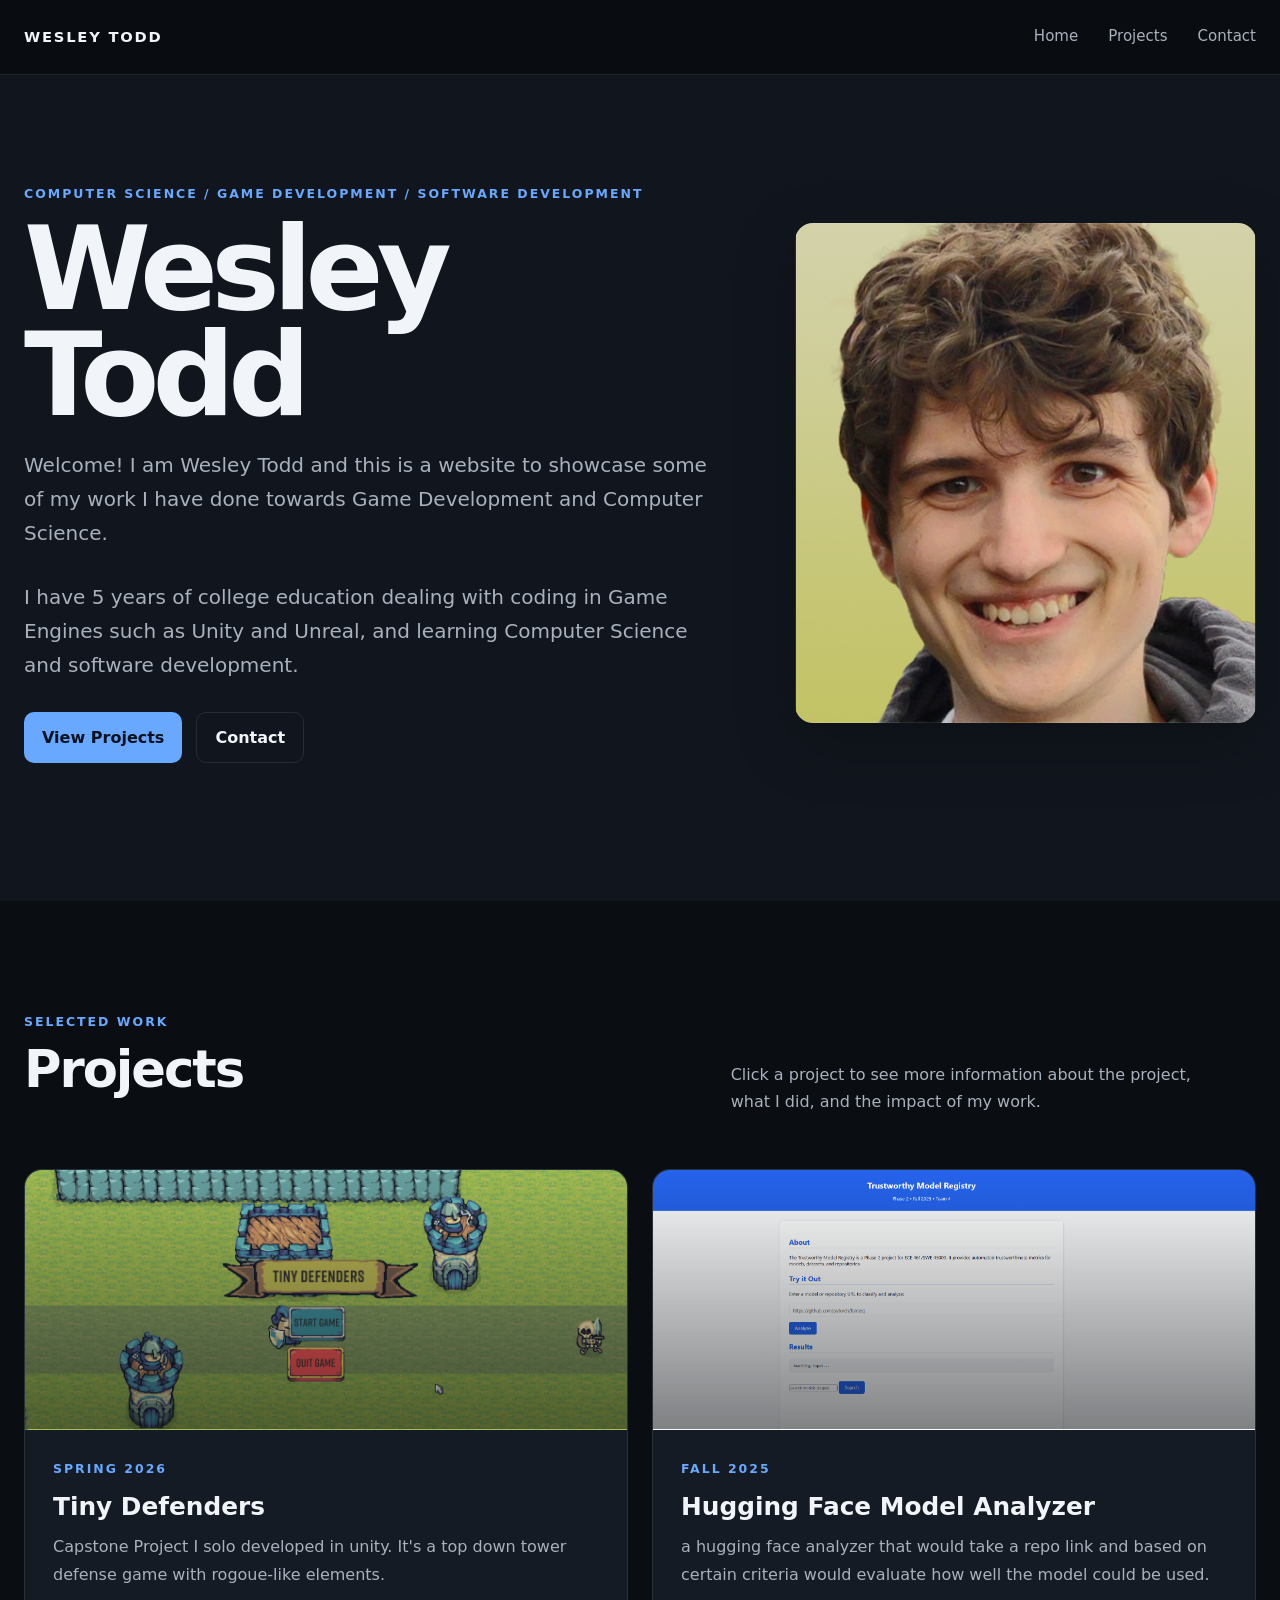
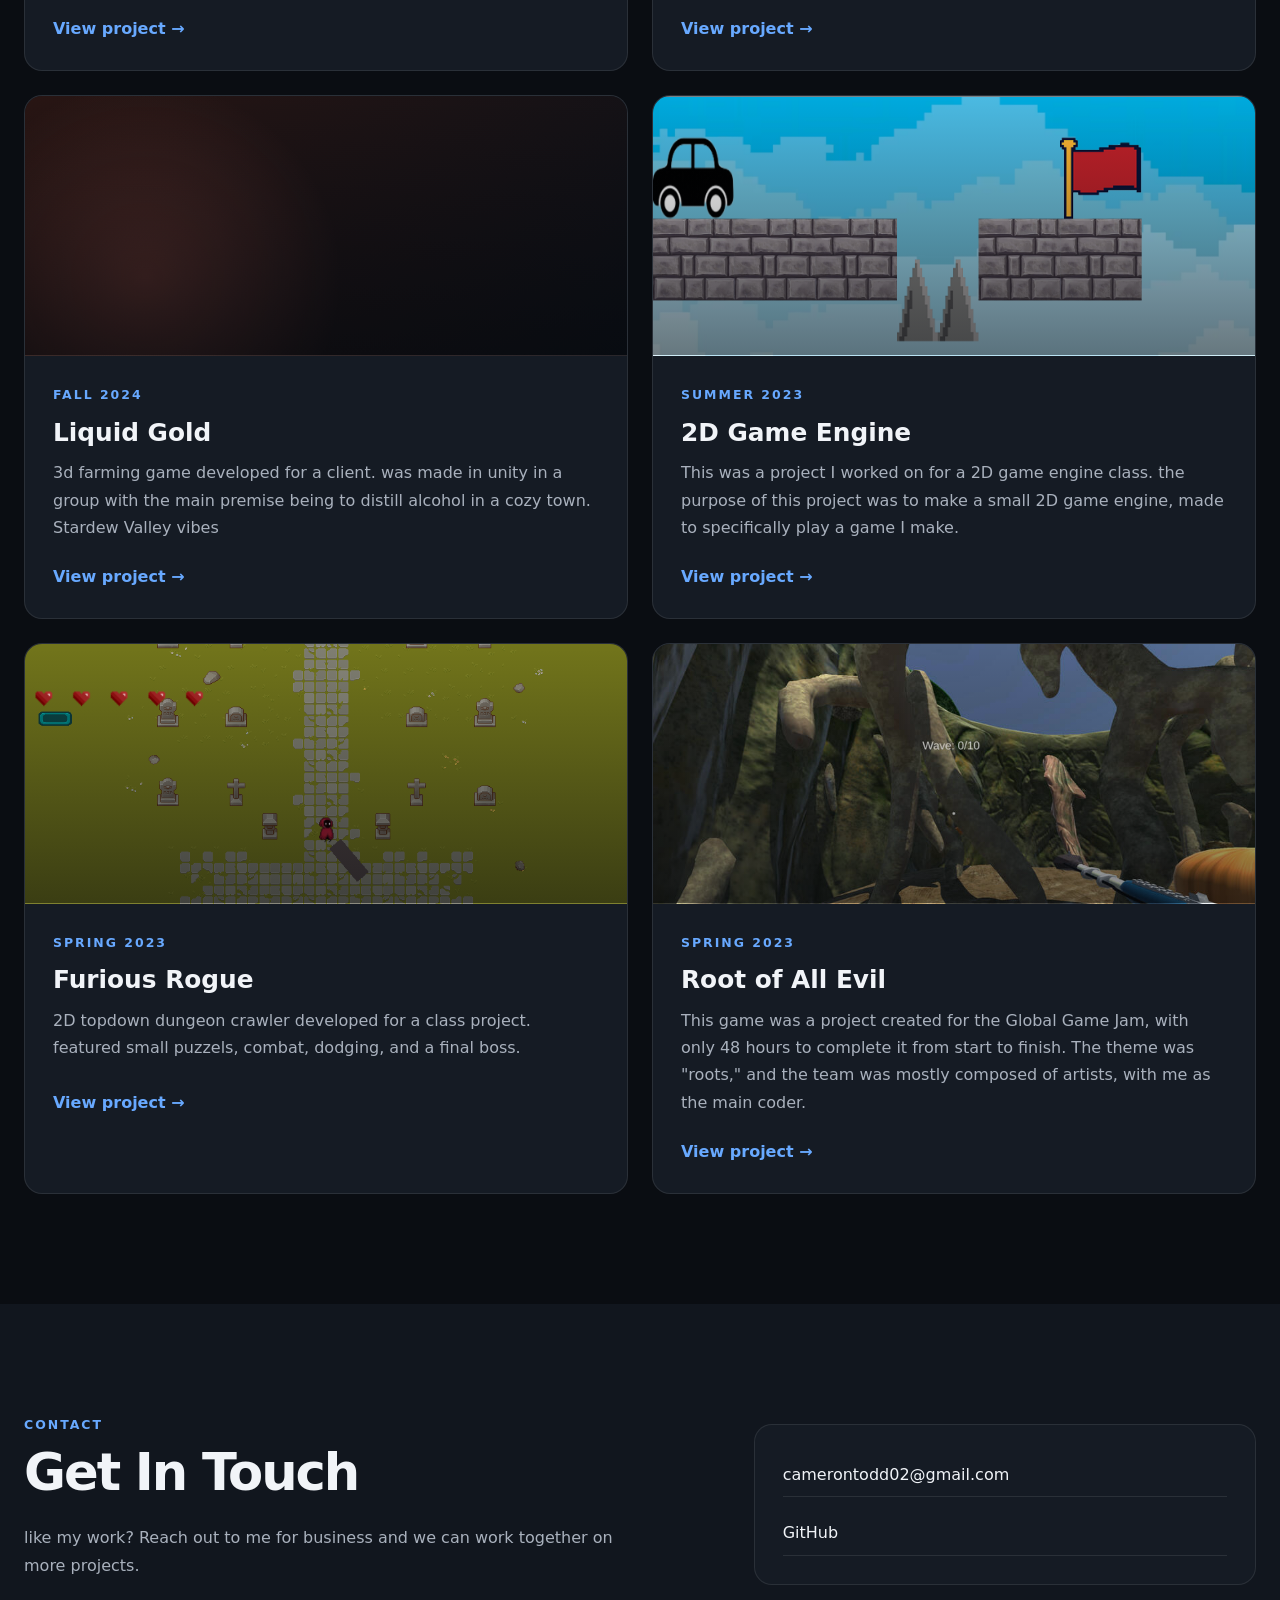
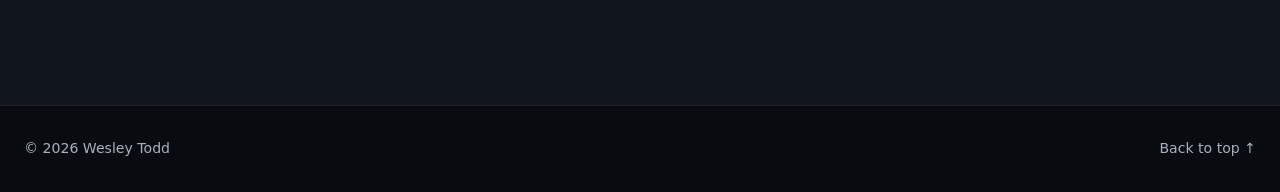
<file: index.html>
<!DOCTYPE html>
<html lang="en">
<head>
  <meta charset="UTF-8" />
  <meta name="viewport" content="width=device-width, initial-scale=1.0" />
  <meta name="description" content="Wesley Todd - Game Development and Software Portfolio" />
  <title>Wesley Todd | Portfolio</title>
  <link rel="stylesheet" href="css/style.css" />
</head>
<body>
  <!-- ==================== SITE HEADER ==================== -->
  <header class="site-header" id="top">
    <div class="container nav-wrap">
      <a class="brand" href="index.html" aria-label="Wesley Todd home">WESLEY TODD</a>

      <button class="menu-toggle" type="button" aria-expanded="false" aria-controls="site-nav">
        <span></span><span></span><span></span>
        <span class="sr-only">Toggle navigation</span>
      </button>

      <nav class="site-nav" id="site-nav" aria-label="Primary navigation">
        <a href="#home">Home</a>
        <a href="#projects">Projects</a>
        <a href="#contact">Contact</a>
      </nav>
    </div>
  </header>

  <main>
    <!-- ==================== HERO / INTRO ==================== -->
    <section class="hero section" id="home">
      <div class="container hero-grid">
        <div class="hero-copy">
          <p class="eyebrow">COMPUTER SCIENCE / GAME DEVELOPMENT / SOFTWARE DEVELOPMENT</p>
          <h1>Wesley Todd</h1>
          <p class="hero-lead">
            Welcome! I am Wesley Todd and this is a website to showcase some of my work I have done towards Game Development and Computer Science.
          </p>
          <p class="hero-lead">I have 5 years of college education dealing with coding in Game Engines such as Unity and Unreal, and learning Computer Science and software development.</p>
          <div class="button-row">
            <a class="button button-primary" href="#projects">View Projects</a>
            <a class="button button-secondary" href="#contact">Contact</a>
          </div>
        </div>

        <div class="hero-card" aria-label="Picture of Wesley Todd"></div>
      </div>
    </section>

    <!-- ==================== PROJECTS ==================== -->
    <section class="section" id="projects">
      <div class="container">
        <div class="section-heading">
          <div>
            <p class="section-kicker">SELECTED WORK</p>
            <h2>Projects</h2>
          </div>
          <p class="section-note">Click a project to see more information about the project, what I did, and the impact of my work.</p>
        </div>

        <div class="project-grid">
          <!-- Project Card -->
          <a class="project-card" href="projects/tiny-defenders/">
            <div class="project-card-media project-media-1"></div>
            <div class="project-card-body">
              <p class="project-meta">SPRING 2026</p>
              <h3>Tiny Defenders</h3>
              <p>Capstone Project I solo developed in unity. It's a top down tower defense game with rogoue-like elements.</p>
              <span class="project-link">View project <span aria-hidden="true">→</span></span>
            </div>
          </a>

          <a class="project-card" href="projects/hugging-face-model-analyzer/">
            <div class="project-card-media project-media-2"></div>
            <div class="project-card-body">
              <p class="project-meta">FALL 2025</p>
              <h3>Hugging Face Model Analyzer</h3>
              <p>a hugging face analyzer that would take a repo link and based on certain criteria would evaluate how well the model could be used.</p>
              <span class="project-link">View project <span aria-hidden="true">→</span></span>
            </div>
          </a>

          <a class="project-card" href="projects/liquid-gold/">
            <div class="project-card-media project-media-3"></div>
            <div class="project-card-body">
              <p class="project-meta">FALL 2024</p>
              <h3>Liquid Gold</h3>
              <p>3d farming game developed for a client. was made in unity in a group with the main premise being to distill alcohol in a cozy town. Stardew Valley vibes</p>
              <span class="project-link">View project <span aria-hidden="true">→</span></span>
            </div>
          </a>

          <a class="project-card" href="projects/2d-game-engine/">
            <div class="project-card-media project-media-4"></div>
            <div class="project-card-body">
              <p class="project-meta">SUMMER 2023</p>
              <h3>2D Game Engine</h3>
              <p>This was a project I worked on for a 2D game engine class. the purpose of this project was to make a small 2D game engine, made to specifically play a game I make.</p>
              <span class="project-link">View project <span aria-hidden="true">→</span></span>
            </div>
          </a>

          <a class="project-card" href="projects/furious-rogue/">
            <div class="project-card-media project-media-5"></div>
            <div class="project-card-body">
              <p class="project-meta">SPRING 2023</p>
              <h3>Furious Rogue</h3>
              <p>2D topdown dungeon crawler developed for a class project. featured small puzzels, combat, dodging, and a final boss.</p>
              <span class="project-link">View project <span aria-hidden="true">→</span></span>
            </div>
          </a>

          <a class="project-card" href="projects/root-of-all-evil/">
            <div class="project-card-media project-media-6"></div>
            <div class="project-card-body">
              <p class="project-meta">SPRING 2023</p>
              <h3>Root of All Evil</h3>
              <p>This game was a project created for the Global Game Jam, with only 48 hours to complete it from start to finish. The theme was "roots," and the team was mostly composed of artists, with me as the main coder.</p>
              <span class="project-link">View project <span aria-hidden="true">→</span></span>
            </div>
          </a>
        </div>
      </div>
    </section>

    <!-- ==================== CONTACT ==================== -->
    <section class="section section-dark" id="contact">
      <div class="container contact-grid">
        <div>
          <p class="section-kicker">CONTACT</p>
          <h2>Get In Touch</h2>
          <p>
            like my work? Reach out to me for business and we can work together on more projects.
          </p>
        </div>
        <div class="contact-card">
          <a href="mailto:your-camerontodd02@gmail.com">camerontodd02@gmail.com</a>
          <a href="https://github.com/GingerlyData247" target="_blank" rel="noreferrer">GitHub</a>
        </div>
      </div>
    </section>
  </main>

  <!-- ==================== SITE FOOTER ==================== -->
  <footer class="site-footer">
    <div class="container footer-wrap">
      <p>© <span data-current-year></span> Wesley Todd</p>
      <a href="#home">Back to top ↑</a>
    </div>
  </footer>

  <script src="js/main.js"></script>
</body>
</html>
</file>
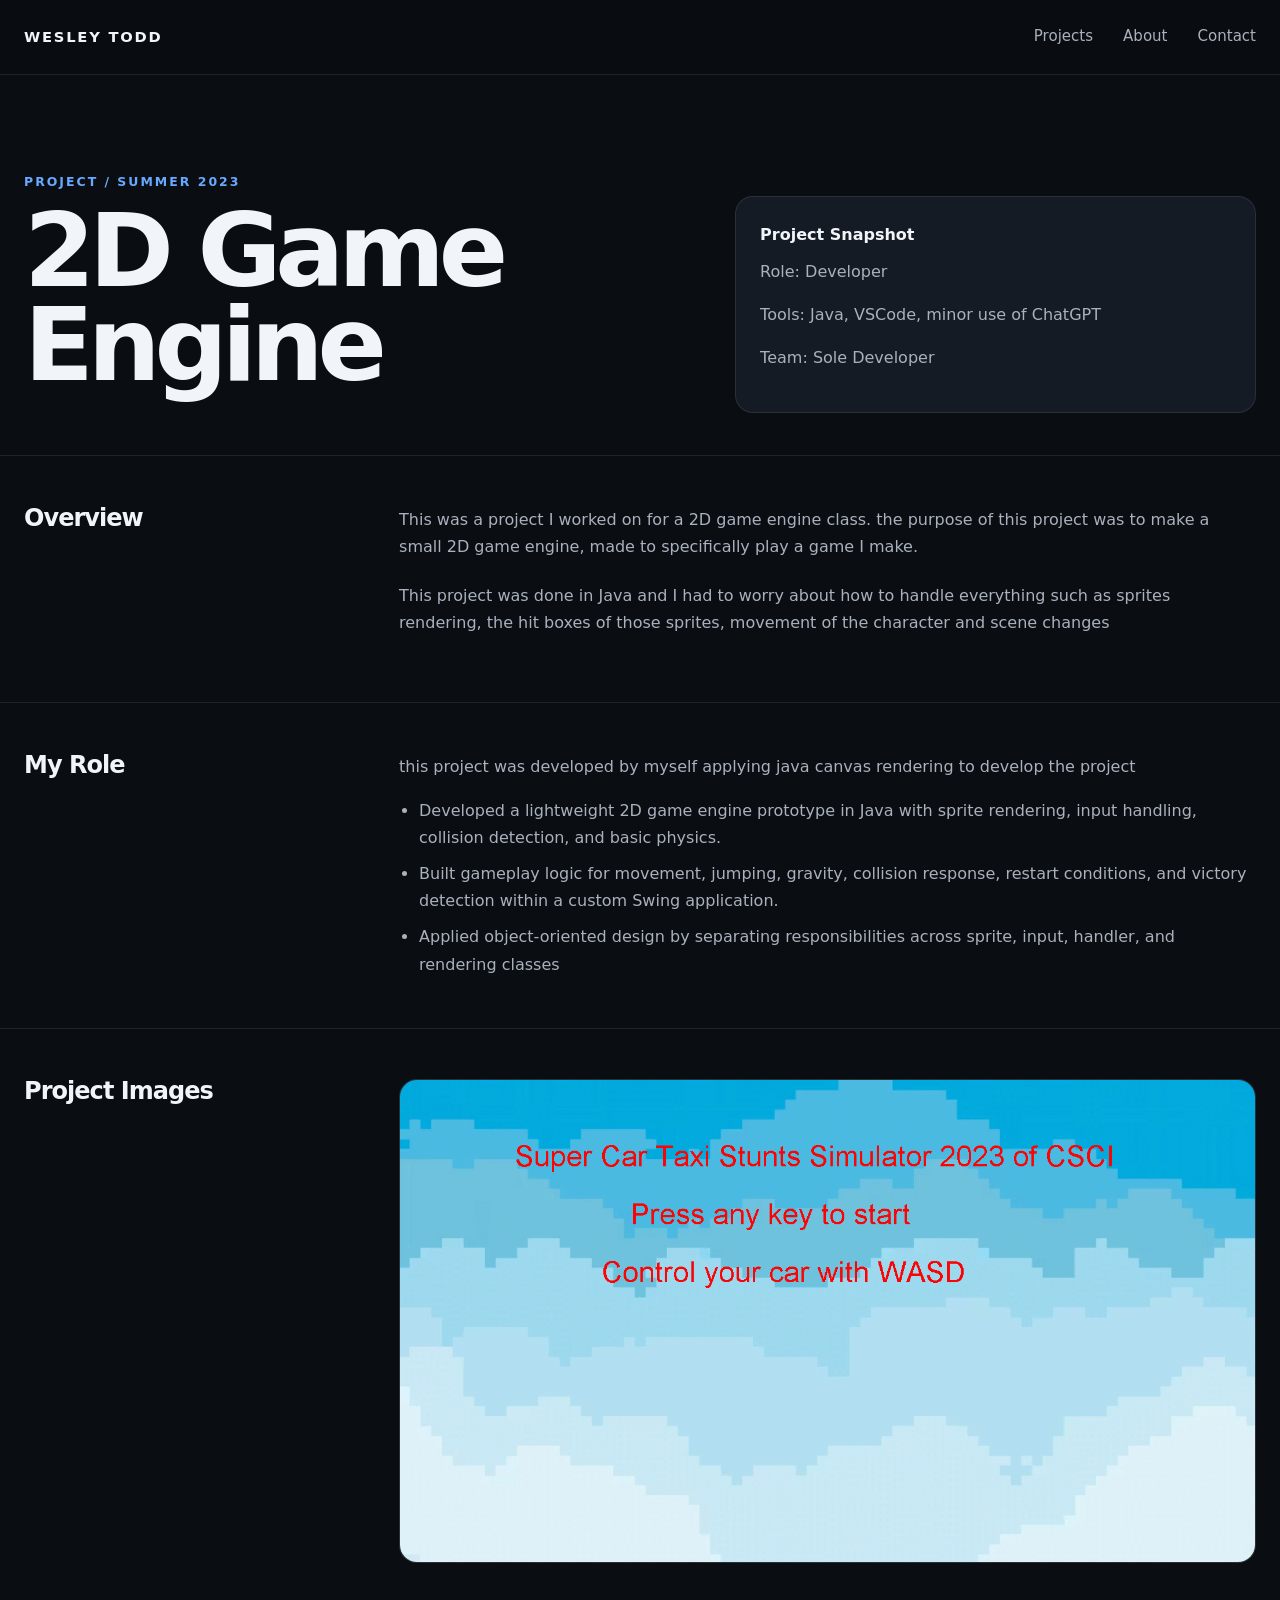
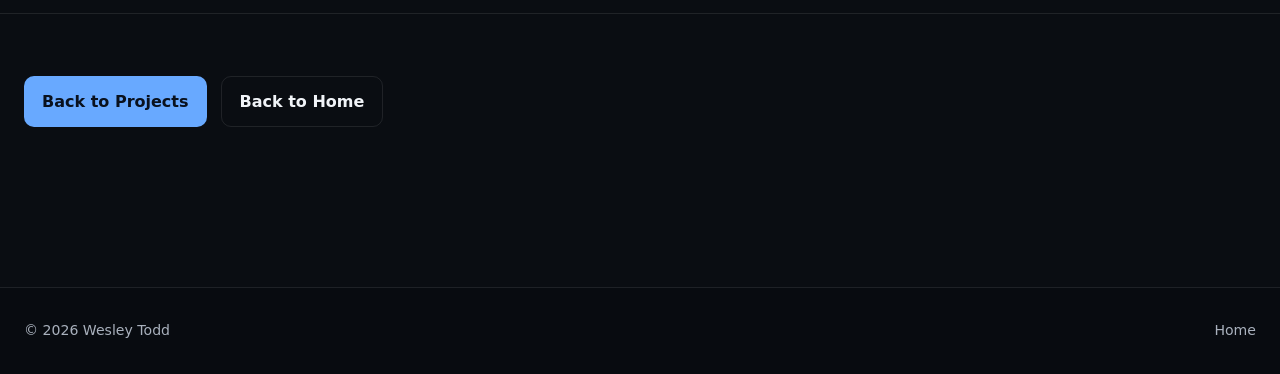
<file: projects/2d-game-engine/index.html>
<!DOCTYPE html>
<html lang="en">
<head>
  <meta charset="UTF-8" />
  <meta name="viewport" content="width=device-width, initial-scale=1.0" />
  <meta name="description" content="Project detail page" />
  <title>2D Game Engine | Wesley Todd</title>
  <link rel="stylesheet" href="../../css/style.css" />
</head>
<body>
  <!-- ==================== SITE HEADER ==================== -->
  <header class="site-header">
    <div class="container nav-wrap">
      <a class="brand" href="../../index.html">WESLEY TODD</a>

      <button class="menu-toggle" type="button" aria-expanded="false" aria-controls="site-nav">
        <span></span><span></span><span></span>
        <span class="sr-only">Toggle navigation</span>
      </button>

      <nav class="site-nav" id="site-nav" aria-label="Project navigation">
        <a href="../../index.html#projects">Projects</a>
        <a href="../../index.html#about">About</a>
        <a href="../../index.html#contact">Contact</a>
      </nav>
    </div>
  </header>

  <main class="project-page-main">
    <!-- ==================== PROJECT INTRO ==================== -->
    <section class="project-hero">
      <div class="container project-hero-grid">
        <div>
          <p class="section-kicker">PROJECT / SUMMER 2023</p>
          <h1>2D Game Engine</h1>
        </div>

        <aside class="project-side-note">
          <strong>Project Snapshot</strong>
          <p>Role: Developer</p>
          <p>Tools: Java, VSCode, minor use of ChatGPT</p>
          <p>Team: Sole Developer</p>
        </aside>
      </div>
    </section>

    <!-- ==================== PROJECT OVERVIEW ==================== -->
    <section class="detail-section">
      <div class="container detail-grid">
        <h2>Overview</h2>
        <div class="detail-copy">
          <p>This was a project I worked on for a 2D game engine class. the purpose of this project was to make a small 2D game engine, made to specifically play a game I make.</p>
          <p>This project was done in Java and I had to worry about how to handle everything such as sprites rendering, the hit boxes of those sprites, movement of the character and scene changes</p>
        </div>
      </div>
    </section>

    <!-- ==================== YOUR ROLE ==================== -->
    <section class="detail-section">
      <div class="container detail-grid">
        <h2>My Role</h2>
        <div class="detail-copy">
          <p>this project was developed by myself applying java canvas rendering to develop the project</p>
          <ul>
            <li>Developed a lightweight 2D game engine prototype in Java with sprite rendering, input handling, collision detection, and basic physics.</li>
            <li>Built gameplay logic for movement, jumping, gravity, collision response, restart conditions, and victory detection within a custom Swing application.</li>
            <li>Applied object-oriented design by separating responsibilities across sprite, input, handler, and rendering classes</li>
          </ul>
        </div>
      </div>
    </section>

    <!-- ==================== PROJECT IMAGES ==================== -->
    <section class="detail-section">
      <div class="container">
        <div class="detail-grid">
          <h2>Project Images</h2>
          <div class="gallery-grid">
            <div class="gallery-item">
              <img src="../../assets/images/taxiengine.gif">
            </div>
          </div>
        </div>
      </div>
    </section>

    <!-- ==================== PROJECT NAVIGATION ==================== -->
    <section class="detail-section">
      <div class="container">
        <div class="detail-buttons">
          <a class="button button-primary" href="../../index.html#projects">Back to Projects</a>
          <a class="button button-secondary" href="../../index.html">Back to Home</a>
        </div>
      </div>
    </section>
  </main>

  <!-- ==================== FOOTER ==================== -->
  <footer class="site-footer">
    <div class="container footer-wrap">
      <p>© <span data-current-year></span> Wesley Todd</p>
      <a href="../../index.html">Home</a>
    </div>
  </footer>

  <script src="../../js/main.js"></script>
</body>
</html>
</file>
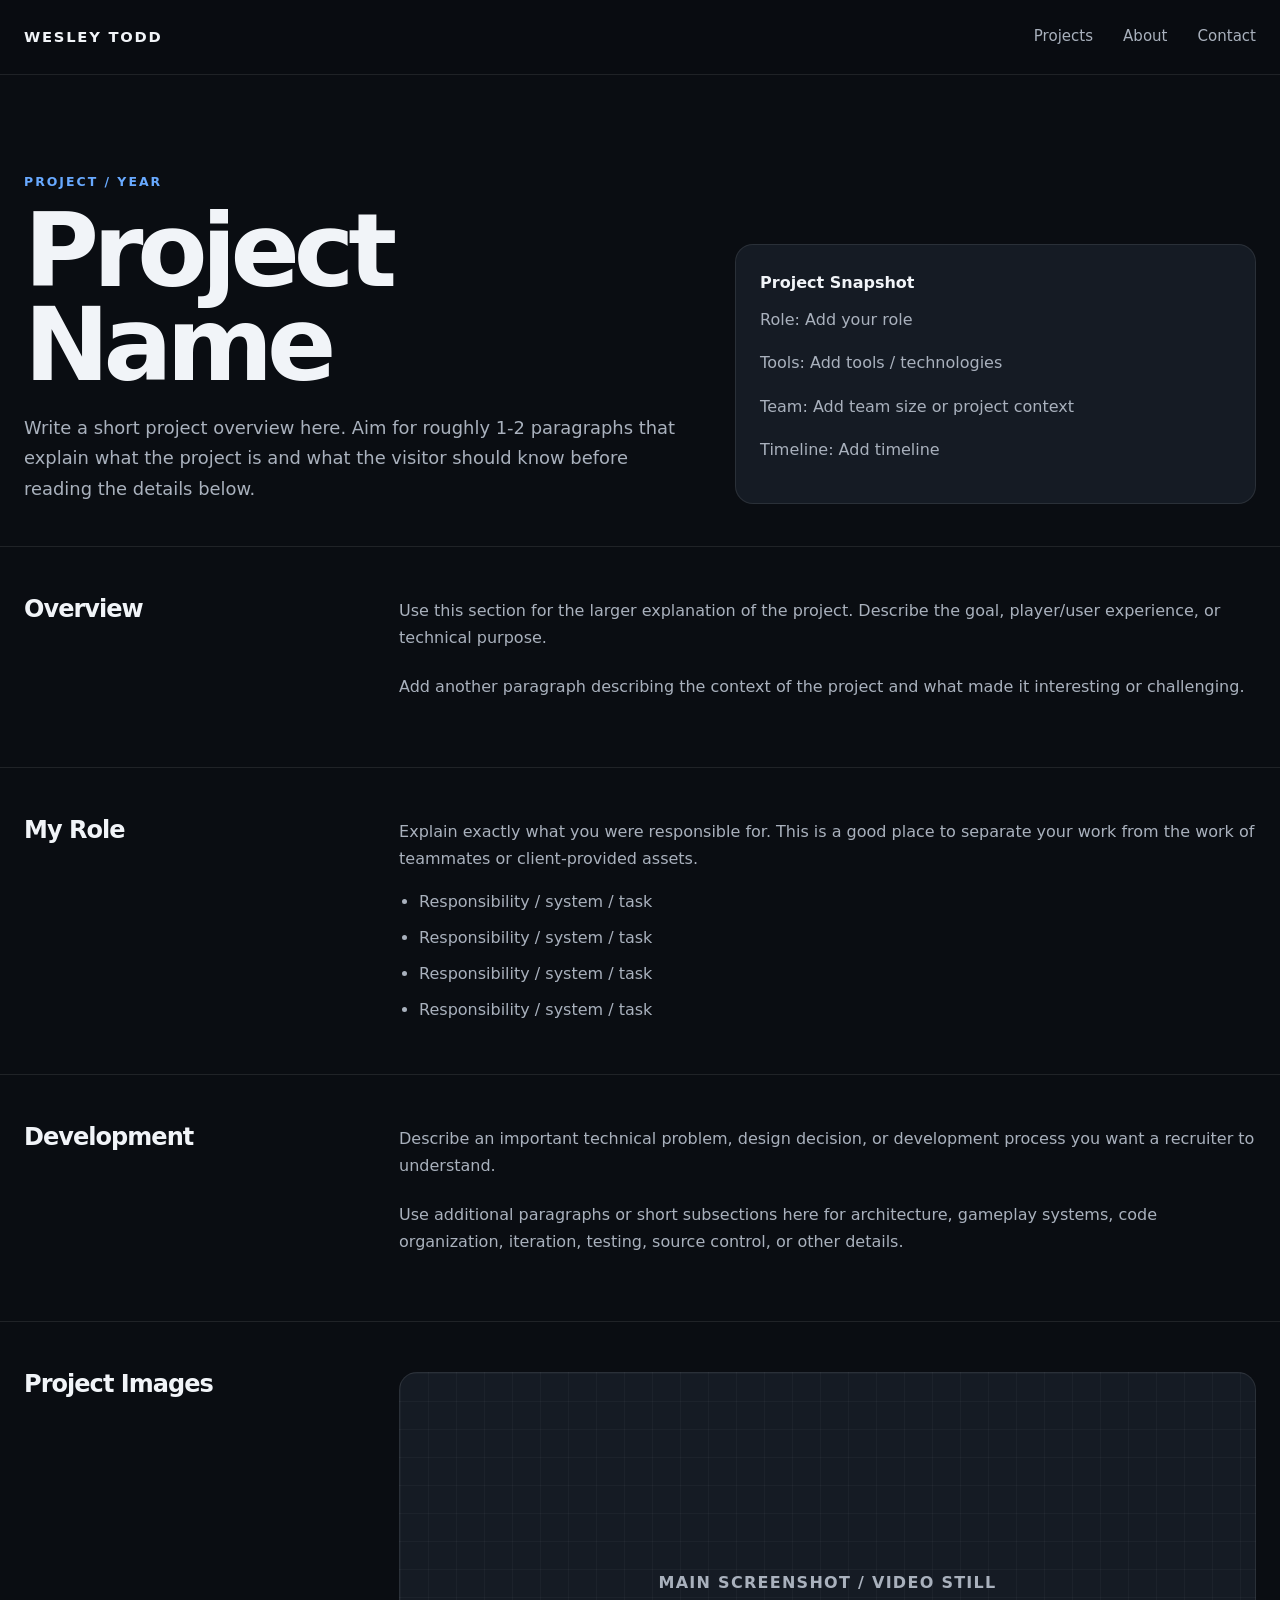
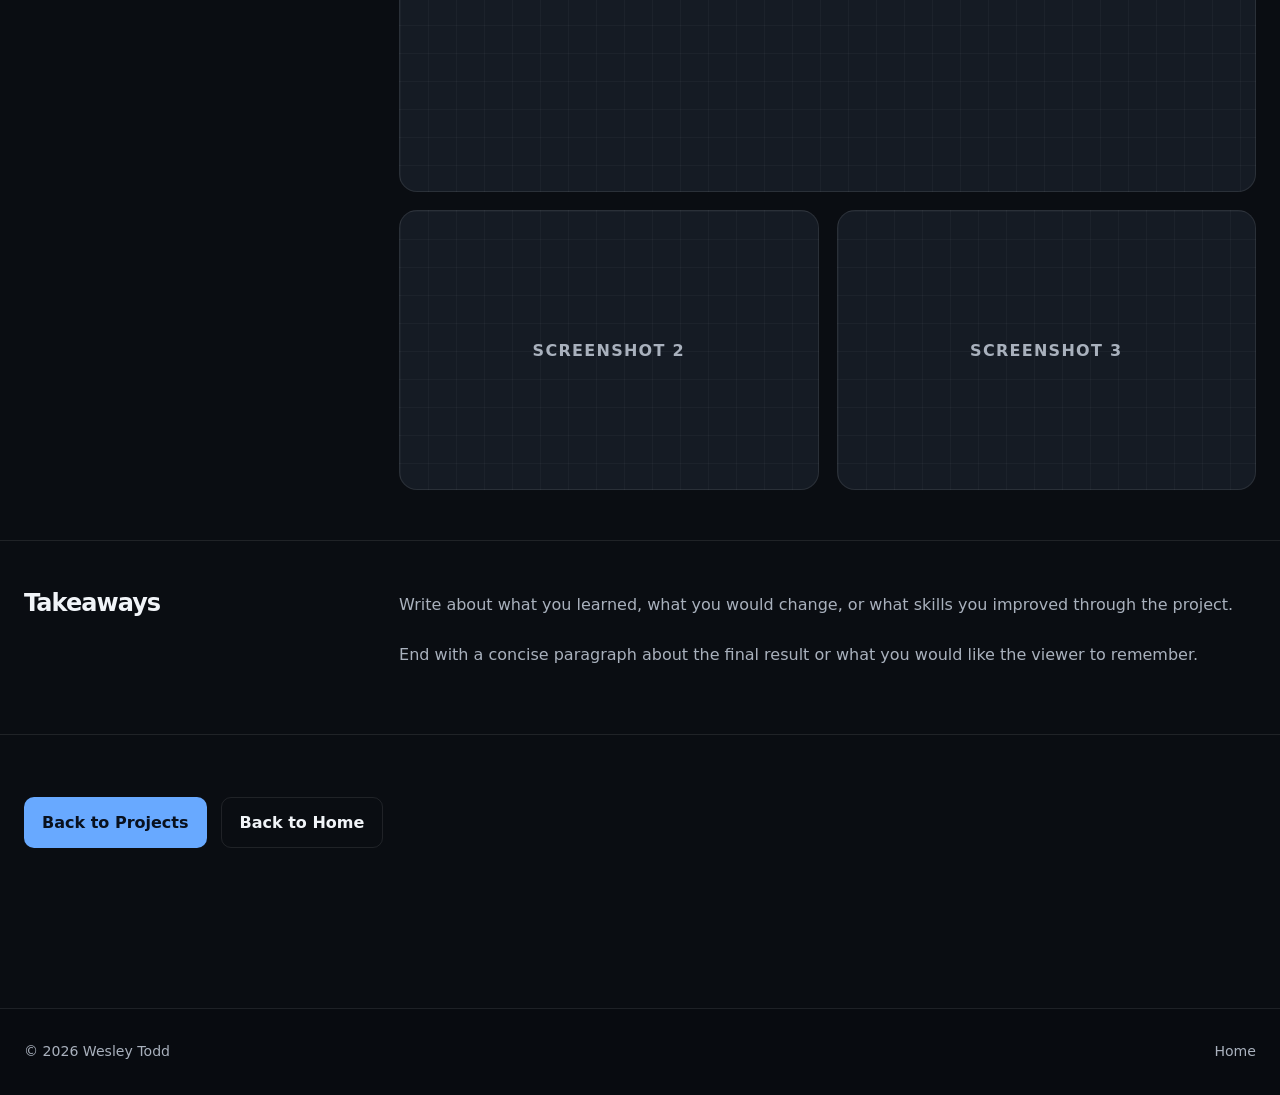
<file: projects/_template/index.html>
<!DOCTYPE html>
<html lang="en">
<head>
  <meta charset="UTF-8" />
  <meta name="viewport" content="width=device-width, initial-scale=1.0" />
  <meta name="description" content="Project detail page" />
  <title>Project Name | Wesley Todd</title>
  <link rel="stylesheet" href="../../css/style.css" />
</head>
<body>
  <!-- ==================== SITE HEADER ==================== -->
  <header class="site-header">
    <div class="container nav-wrap">
      <a class="brand" href="../../index.html">WESLEY TODD</a>

      <button class="menu-toggle" type="button" aria-expanded="false" aria-controls="site-nav">
        <span></span><span></span><span></span>
        <span class="sr-only">Toggle navigation</span>
      </button>

      <nav class="site-nav" id="site-nav" aria-label="Project navigation">
        <a href="../../index.html#projects">Projects</a>
        <a href="../../index.html#about">About</a>
        <a href="../../index.html#contact">Contact</a>
      </nav>
    </div>
  </header>

  <main class="project-page-main">
    <!-- ==================== PROJECT INTRO ==================== -->
    <section class="project-hero">
      <div class="container project-hero-grid">
        <div>
          <p class="section-kicker">PROJECT / YEAR</p>
          <h1>Project Name</h1>
          <p class="project-intro">Write a short project overview here. Aim for roughly 1-2 paragraphs that explain what the project is and what the visitor should know before reading the details below.</p>
        </div>

        <aside class="project-side-note">
          <strong>Project Snapshot</strong>
          <p>Role: Add your role</p>
          <p>Tools: Add tools / technologies</p>
          <p>Team: Add team size or project context</p>
          <p>Timeline: Add timeline</p>
        </aside>
      </div>
    </section>

    <!-- ==================== PROJECT OVERVIEW ==================== -->
    <section class="detail-section">
      <div class="container detail-grid">
        <h2>Overview</h2>
        <div class="detail-copy">
          <p>Use this section for the larger explanation of the project. Describe the goal, player/user experience, or technical purpose.</p>
          <p>Add another paragraph describing the context of the project and what made it interesting or challenging.</p>
        </div>
      </div>
    </section>

    <!-- ==================== YOUR ROLE ==================== -->
    <section class="detail-section">
      <div class="container detail-grid">
        <h2>My Role</h2>
        <div class="detail-copy">
          <p>Explain exactly what you were responsible for. This is a good place to separate your work from the work of teammates or client-provided assets.</p>
          <ul>
            <li>Responsibility / system / task</li>
            <li>Responsibility / system / task</li>
            <li>Responsibility / system / task</li>
            <li>Responsibility / system / task</li>
          </ul>
        </div>
      </div>
    </section>

    <!-- ==================== DEVELOPMENT / PROCESS ==================== -->
    <section class="detail-section">
      <div class="container detail-grid">
        <h2>Development</h2>
        <div class="detail-copy">
          <p>Describe an important technical problem, design decision, or development process you want a recruiter to understand.</p>
          <p>Use additional paragraphs or short subsections here for architecture, gameplay systems, code organization, iteration, testing, source control, or other details.</p>
        </div>
      </div>
    </section>

    <!-- ==================== PROJECT IMAGES ==================== -->
    <section class="detail-section">
      <div class="container">
        <div class="detail-grid">
          <h2>Project Images</h2>
          <div class="gallery-grid">
            <div class="gallery-item">Main screenshot / video still</div>
            <div class="gallery-item">Screenshot 2</div>
            <div class="gallery-item">Screenshot 3</div>
          </div>
        </div>
      </div>
    </section>

    <!-- ==================== REFLECTION ==================== -->
    <section class="detail-section">
      <div class="container detail-grid">
        <h2>Takeaways</h2>
        <div class="detail-copy">
          <p>Write about what you learned, what you would change, or what skills you improved through the project.</p>
          <p>End with a concise paragraph about the final result or what you would like the viewer to remember.</p>
        </div>
      </div>
    </section>

    <!-- ==================== PROJECT NAVIGATION ==================== -->
    <section class="detail-section">
      <div class="container">
        <div class="detail-buttons">
          <a class="button button-primary" href="../../index.html#projects">Back to Projects</a>
          <a class="button button-secondary" href="../../index.html">Back to Home</a>
        </div>
      </div>
    </section>
  </main>

  <!-- ==================== FOOTER ==================== -->
  <footer class="site-footer">
    <div class="container footer-wrap">
      <p>© <span data-current-year></span> Wesley Todd</p>
      <a href="../../index.html">Home</a>
    </div>
  </footer>

  <script src="../../js/main.js"></script>
</body>
</html>
</file>
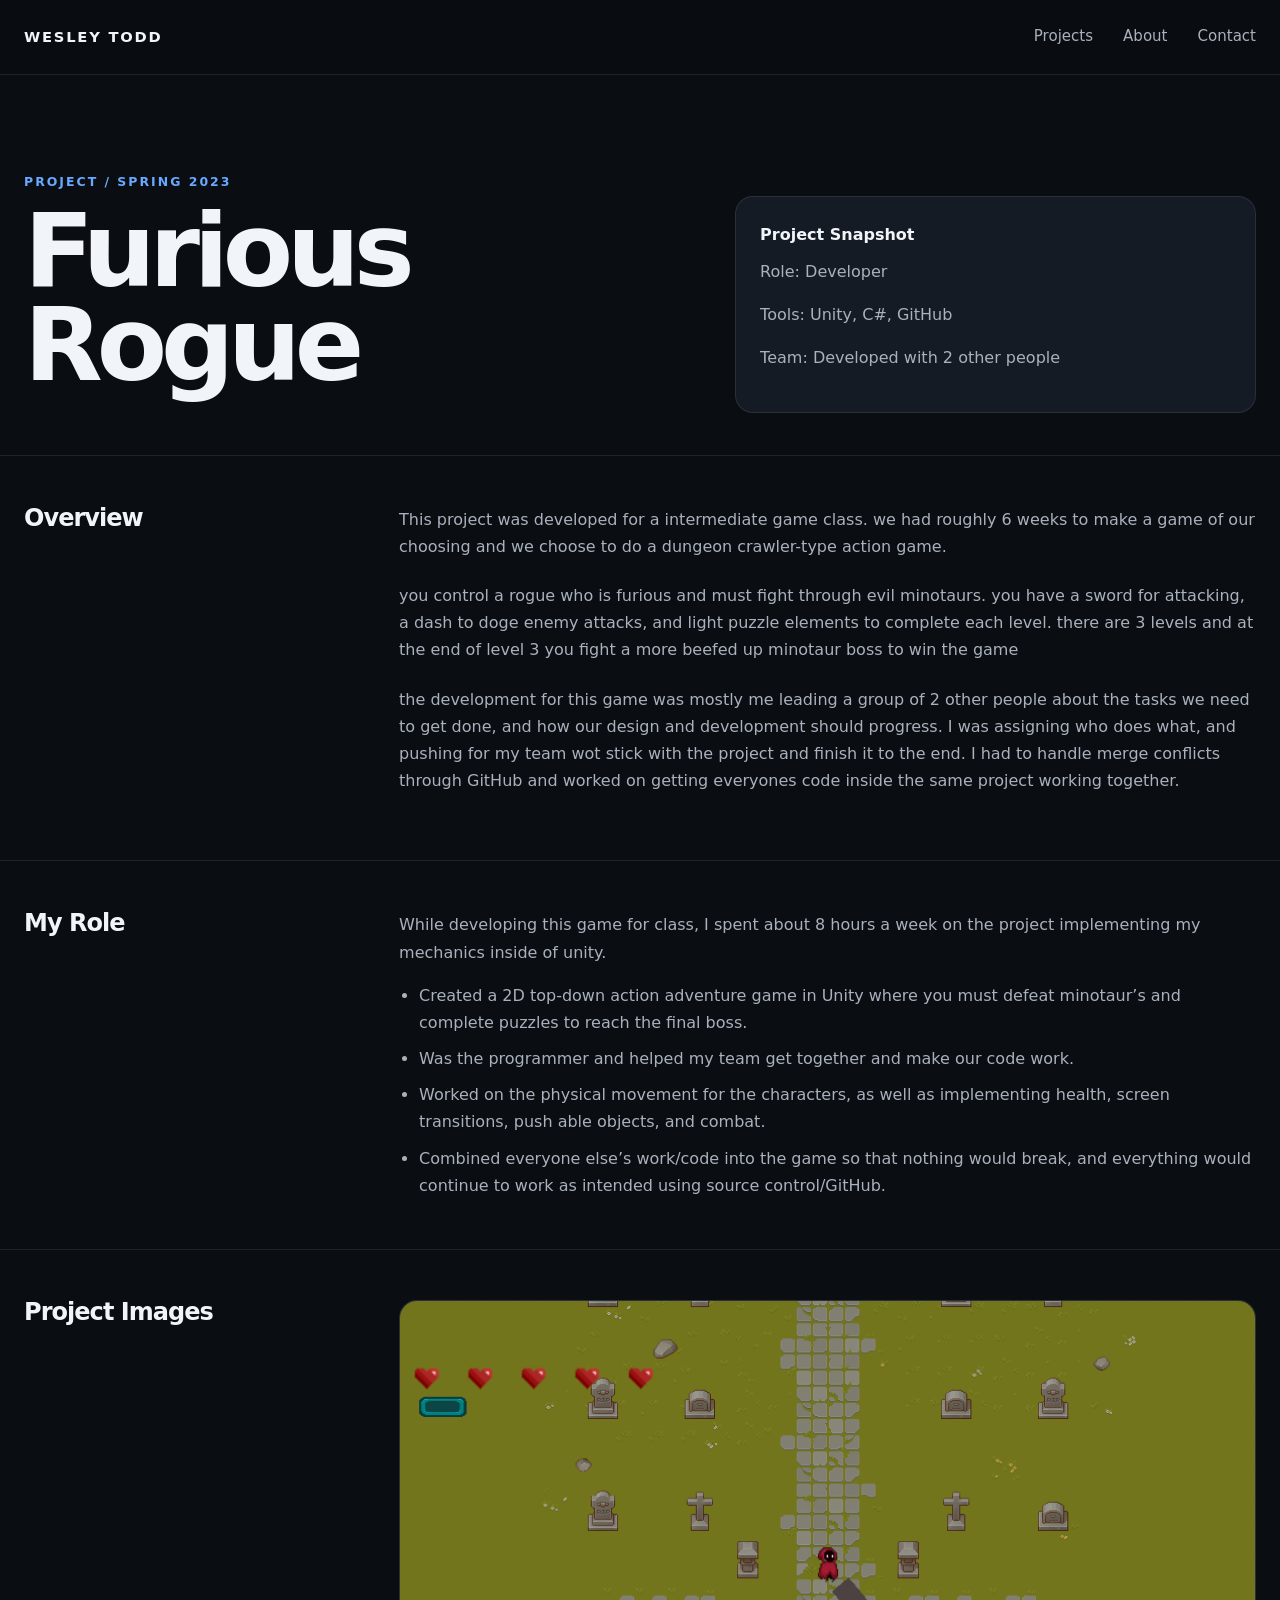
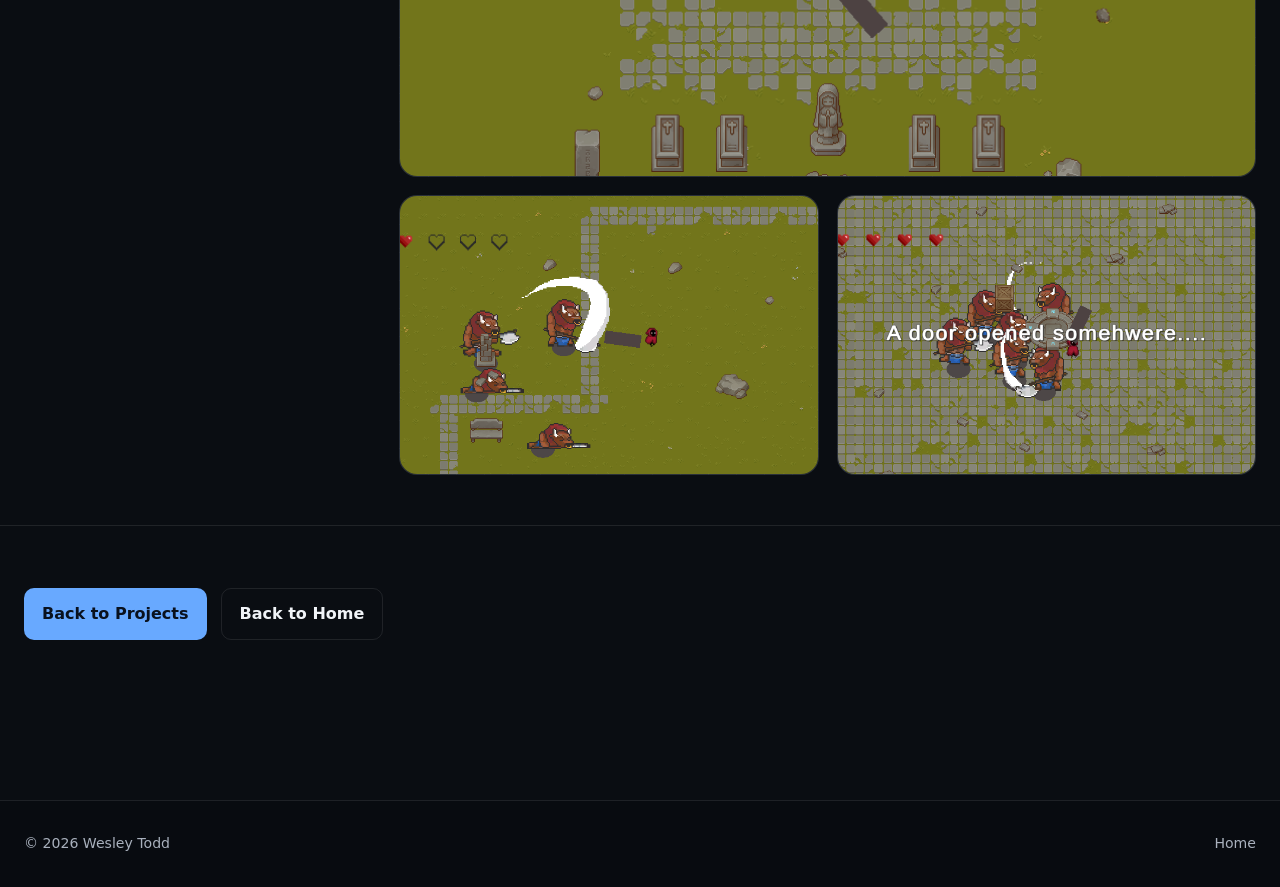
<file: projects/furious-rogue/index.html>
<!DOCTYPE html>
<html lang="en">
<head>
  <meta charset="UTF-8" />
  <meta name="viewport" content="width=device-width, initial-scale=1.0" />
  <meta name="description" content="Project detail page" />
  <title>Furious Rogue | Wesley Todd</title>
  <link rel="stylesheet" href="../../css/style.css" />
</head>
<body>
  <!-- ==================== SITE HEADER ==================== -->
  <header class="site-header">
    <div class="container nav-wrap">
      <a class="brand" href="../../index.html">WESLEY TODD</a>

      <button class="menu-toggle" type="button" aria-expanded="false" aria-controls="site-nav">
        <span></span><span></span><span></span>
        <span class="sr-only">Toggle navigation</span>
      </button>

      <nav class="site-nav" id="site-nav" aria-label="Project navigation">
        <a href="../../index.html#projects">Projects</a>
        <a href="../../index.html#about">About</a>
        <a href="../../index.html#contact">Contact</a>
      </nav>
    </div>
  </header>

  <main class="project-page-main">
    <!-- ==================== PROJECT INTRO ==================== -->
    <section class="project-hero">
      <div class="container project-hero-grid">
        <div>
          <p class="section-kicker">PROJECT / SPRING 2023</p>
          <h1>Furious Rogue</h1>
        </div>

        <aside class="project-side-note">
          <strong>Project Snapshot</strong>
          <p>Role: Developer</p>
          <p>Tools: Unity, C#, GitHub</p>
          <p>Team: Developed with 2 other people</p>
        </aside>
      </div>
    </section>

    <!-- ==================== PROJECT OVERVIEW ==================== -->
    <section class="detail-section">
      <div class="container detail-grid">
        <h2>Overview</h2>
        <div class="detail-copy">
          <p>This project was developed for a intermediate game class. we had roughly 6 weeks to make a game of our choosing and we choose to do a dungeon crawler-type action game.</p>
          <p>you control a rogue who is furious and must fight through evil minotaurs. you have a sword for attacking, a dash to doge enemy attacks, and light puzzle elements to complete each level. there are 3 levels and at the end of level 3 you fight a more beefed up minotaur boss to win the game</p>
          <p>the development for this game was mostly me leading a group of 2 other people about the tasks we need to get done, and how our design and development should progress. I was assigning who does what, and pushing for my team wot stick with the project and finish it to the end. I had to handle merge conflicts through GitHub and worked on getting everyones code inside the same project working together.</p>
        </div>
      </div>
    </section>

    <!-- ==================== YOUR ROLE ==================== -->
    <section class="detail-section">
      <div class="container detail-grid">
        <h2>My Role</h2>
        <div class="detail-copy">
          <p>While developing this game for class, I spent about 8 hours a week on the project implementing my mechanics inside of unity.</p>
          <ul>
            <li>Created a 2D top-down action adventure game in Unity where you must defeat minotaur’s and complete puzzles to reach the final boss.</li>
            <li>Was the programmer and helped my team get together and make our code work.</li>
            <li>Worked on the physical movement for the characters, as well as implementing health, screen transitions, push able objects, and combat.</li>
            <li>Combined everyone else’s work/code into the game so that nothing would break, and everything would continue to work as intended using source control/GitHub.</li>
          </ul>
        </div>
      </div>
    </section>

    <!-- ==================== PROJECT IMAGES ==================== -->
    <section class="detail-section">
      <div class="container">
        <div class="detail-grid">
          <h2>Project Images</h2>
          <div class="gallery-grid">
            <div class="gallery-item">
              <img src="../../assets/images/rogue1.png">
            </div>
            <div class="gallery-item">
              <img src="../../assets/images/rogue2.png">
            </div>
            <div class="gallery-item">
              <img src="../../assets/images/rogue3.png">
            </div>
          </div>
        </div>
      </div>
    </section>

    <!-- ==================== PROJECT NAVIGATION ==================== -->
    <section class="detail-section">
      <div class="container">
        <div class="detail-buttons">
          <a class="button button-primary" href="../../index.html#projects">Back to Projects</a>
          <a class="button button-secondary" href="../../index.html">Back to Home</a>
        </div>
      </div>
    </section>
  </main>

  <!-- ==================== FOOTER ==================== -->
  <footer class="site-footer">
    <div class="container footer-wrap">
      <p>© <span data-current-year></span> Wesley Todd</p>
      <a href="../../index.html">Home</a>
    </div>
  </footer>

  <script src="../../js/main.js"></script>
</body>
</html>
</file>
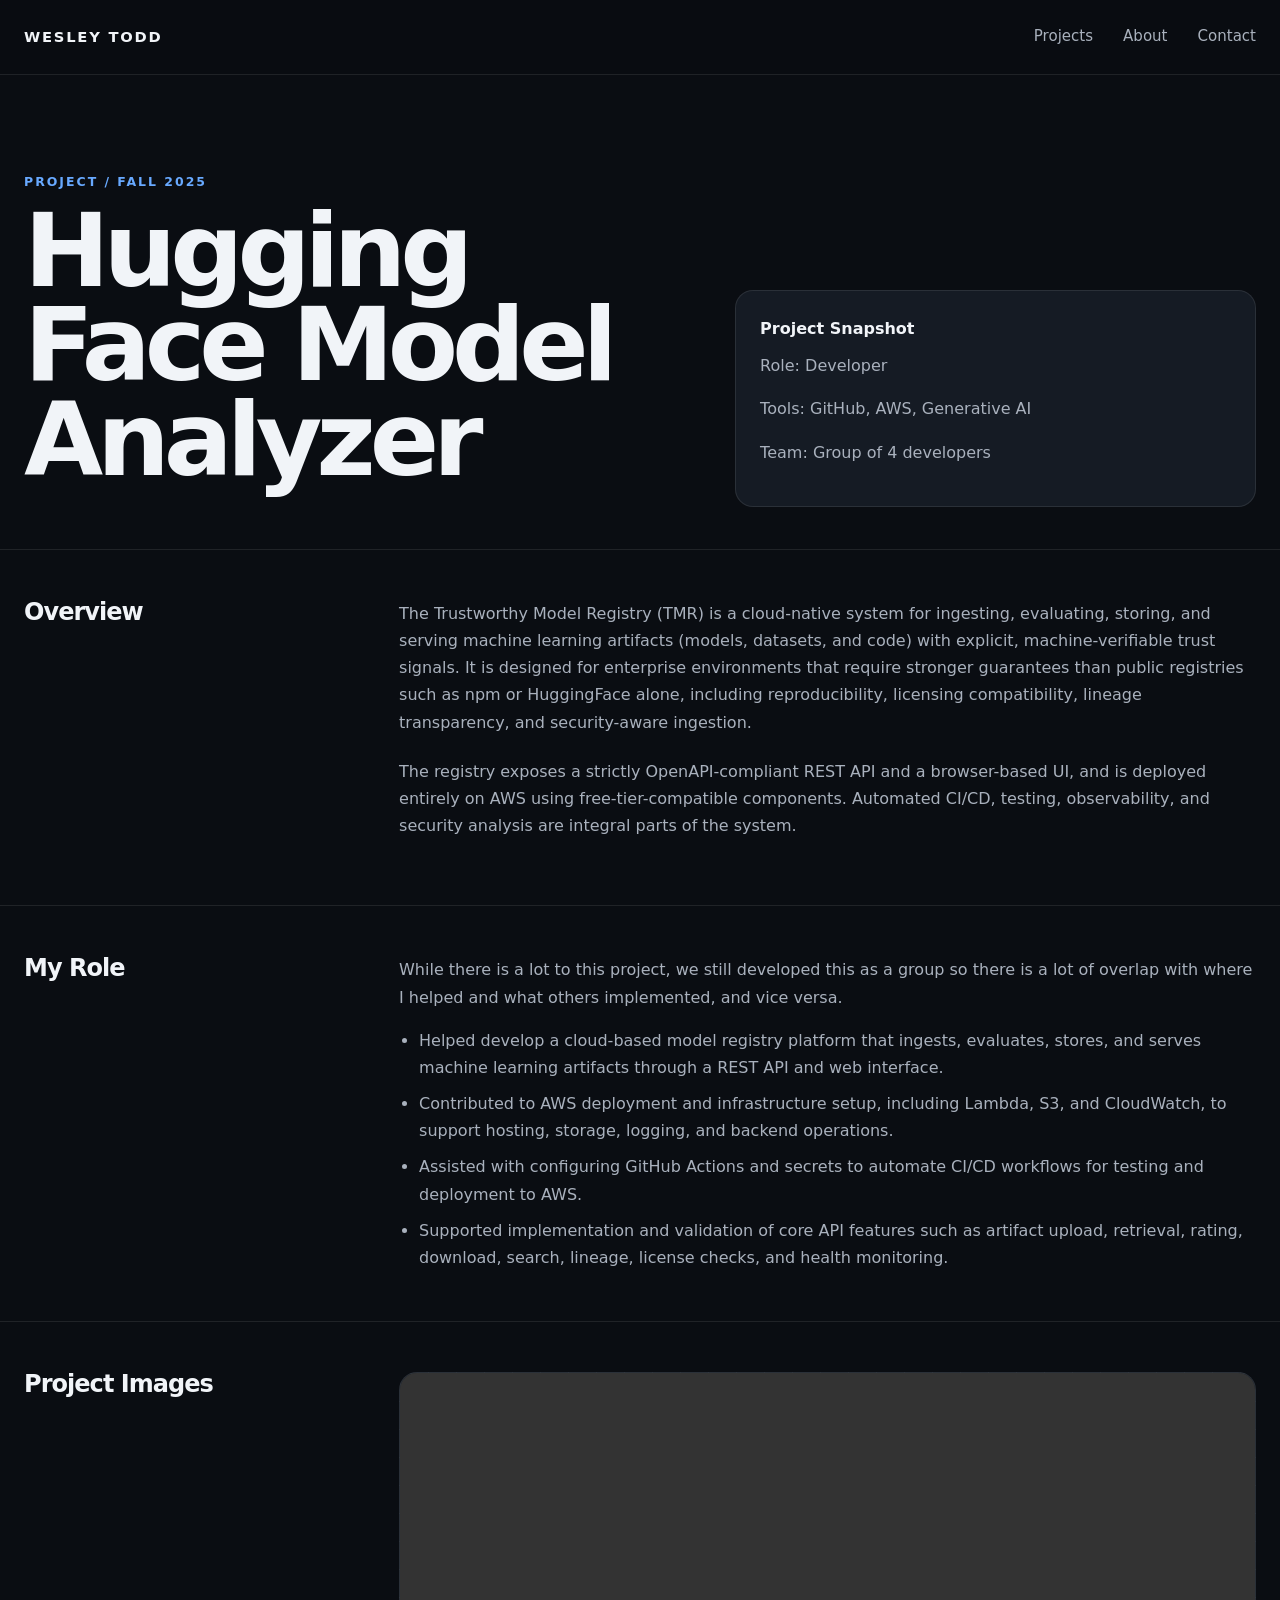
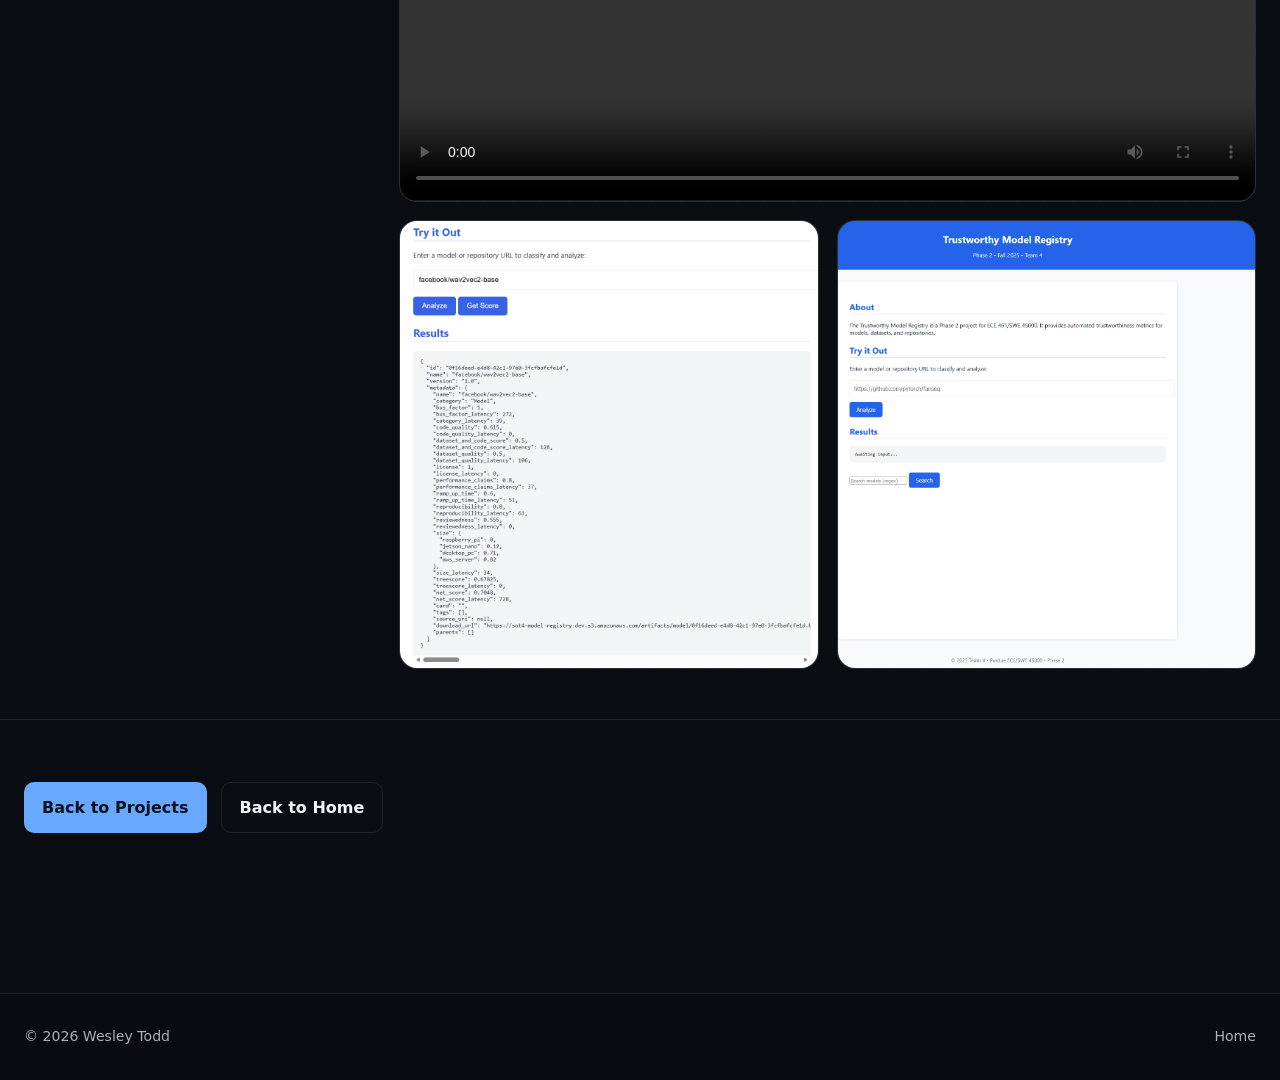
<file: projects/hugging-face-model-analyzer/index.html>
<!DOCTYPE html>
<html lang="en">
<head>
  <meta charset="UTF-8" />
  <meta name="viewport" content="width=device-width, initial-scale=1.0" />
  <meta name="description" content="Project detail page" />
  <title>Hugging Face Model Analyzer | Wesley Todd</title>
  <link rel="stylesheet" href="../../css/style.css" />
</head>
<body>
  <!-- ==================== SITE HEADER ==================== -->
  <header class="site-header">
    <div class="container nav-wrap">
      <a class="brand" href="../../index.html">WESLEY TODD</a>

      <button class="menu-toggle" type="button" aria-expanded="false" aria-controls="site-nav">
        <span></span><span></span><span></span>
        <span class="sr-only">Toggle navigation</span>
      </button>

      <nav class="site-nav" id="site-nav" aria-label="Project navigation">
        <a href="../../index.html#projects">Projects</a>
        <a href="../../index.html#about">About</a>
        <a href="../../index.html#contact">Contact</a>
      </nav>
    </div>
  </header>

  <main class="project-page-main">
    <!-- ==================== PROJECT INTRO ==================== -->
    <section class="project-hero">
      <div class="container project-hero-grid">
        <div>
          <p class="section-kicker">PROJECT / FALL 2025</p>
          <h1>Hugging Face Model Analyzer</h1>
        </div>

        <aside class="project-side-note">
          <strong>Project Snapshot</strong>
          <p>Role: Developer</p>
          <p>Tools: GitHub, AWS, Generative AI</p>
          <p>Team: Group of 4 developers</p>
        </aside>
      </div>
    </section>

    <!-- ==================== PROJECT OVERVIEW ==================== -->
    <section class="detail-section">
      <div class="container detail-grid">
        <h2>Overview</h2>
        <div class="detail-copy">
          <p>The Trustworthy Model Registry (TMR) is a cloud-native system for ingesting, evaluating, storing, and serving machine learning artifacts (models, datasets, and code) with explicit, machine-verifiable trust signals. It is designed for enterprise environments that require stronger guarantees than public registries such as npm or HuggingFace alone, including reproducibility, licensing compatibility, lineage transparency, and security-aware ingestion.</p>
          <p>The registry exposes a strictly OpenAPI-compliant REST API and a browser-based UI, and is deployed entirely on AWS using free-tier-compatible components. Automated CI/CD, testing, observability, and security analysis are integral parts of the system.</p>

        </div>
      </div>
    </section>

    <!-- ==================== YOUR ROLE ==================== -->
    <section class="detail-section">
      <div class="container detail-grid">
        <h2>My Role</h2>
        <div class="detail-copy">
          <p>While there is a lot to this project, we still developed this as a group so there is a lot of overlap with where I helped and what others implemented, and vice versa.</p>
          <ul>
            <li>Helped develop a cloud-based model registry platform that ingests, evaluates, stores, and serves machine learning artifacts through a REST API and web interface.</li>
            <li>Contributed to AWS deployment and infrastructure setup, including Lambda, S3, and CloudWatch, to support hosting, storage, logging, and backend operations.</li>
            <li>Assisted with configuring GitHub Actions and secrets to automate CI/CD workflows for testing and deployment to AWS.</li>
            <li>Supported implementation and validation of core API features such as artifact upload, retrieval, rating, download, search, lineage, license checks, and health monitoring.</li>
          </ul>
        </div>
      </div>
    </section>

    <!-- ==================== PROJECT IMAGES ==================== -->
    <section class="detail-section">
      <div class="container">
        <div class="detail-grid">
          <h2>Project Images</h2>
          <div class="gallery-grid">
            <div class="gallery-item">
              <video src="../../assets/images/huggingface_demo.mp4" controls width="100%"></video>
            </div>
            <div class="gallery-item">
              <img src="../../assets/images/huggingfaceanalyzed.png">
            </div>
            <div class="gallery-item">
              <img src="../../assets/images/hugginface.png">
            </div>
          </div>
        </div>
      </div>
    </section>

    <!-- ==================== PROJECT NAVIGATION ==================== -->
    <section class="detail-section">
      <div class="container">
        <div class="detail-buttons">
          <a class="button button-primary" href="../../index.html#projects">Back to Projects</a>
          <a class="button button-secondary" href="../../index.html">Back to Home</a>
        </div>
      </div>
    </section>
  </main>

  <!-- ==================== FOOTER ==================== -->
  <footer class="site-footer">
    <div class="container footer-wrap">
      <p>© <span data-current-year></span> Wesley Todd</p>
      <a href="../../index.html">Home</a>
    </div>
  </footer>

  <script src="../../js/main.js"></script>
</body>
</html>
</file>
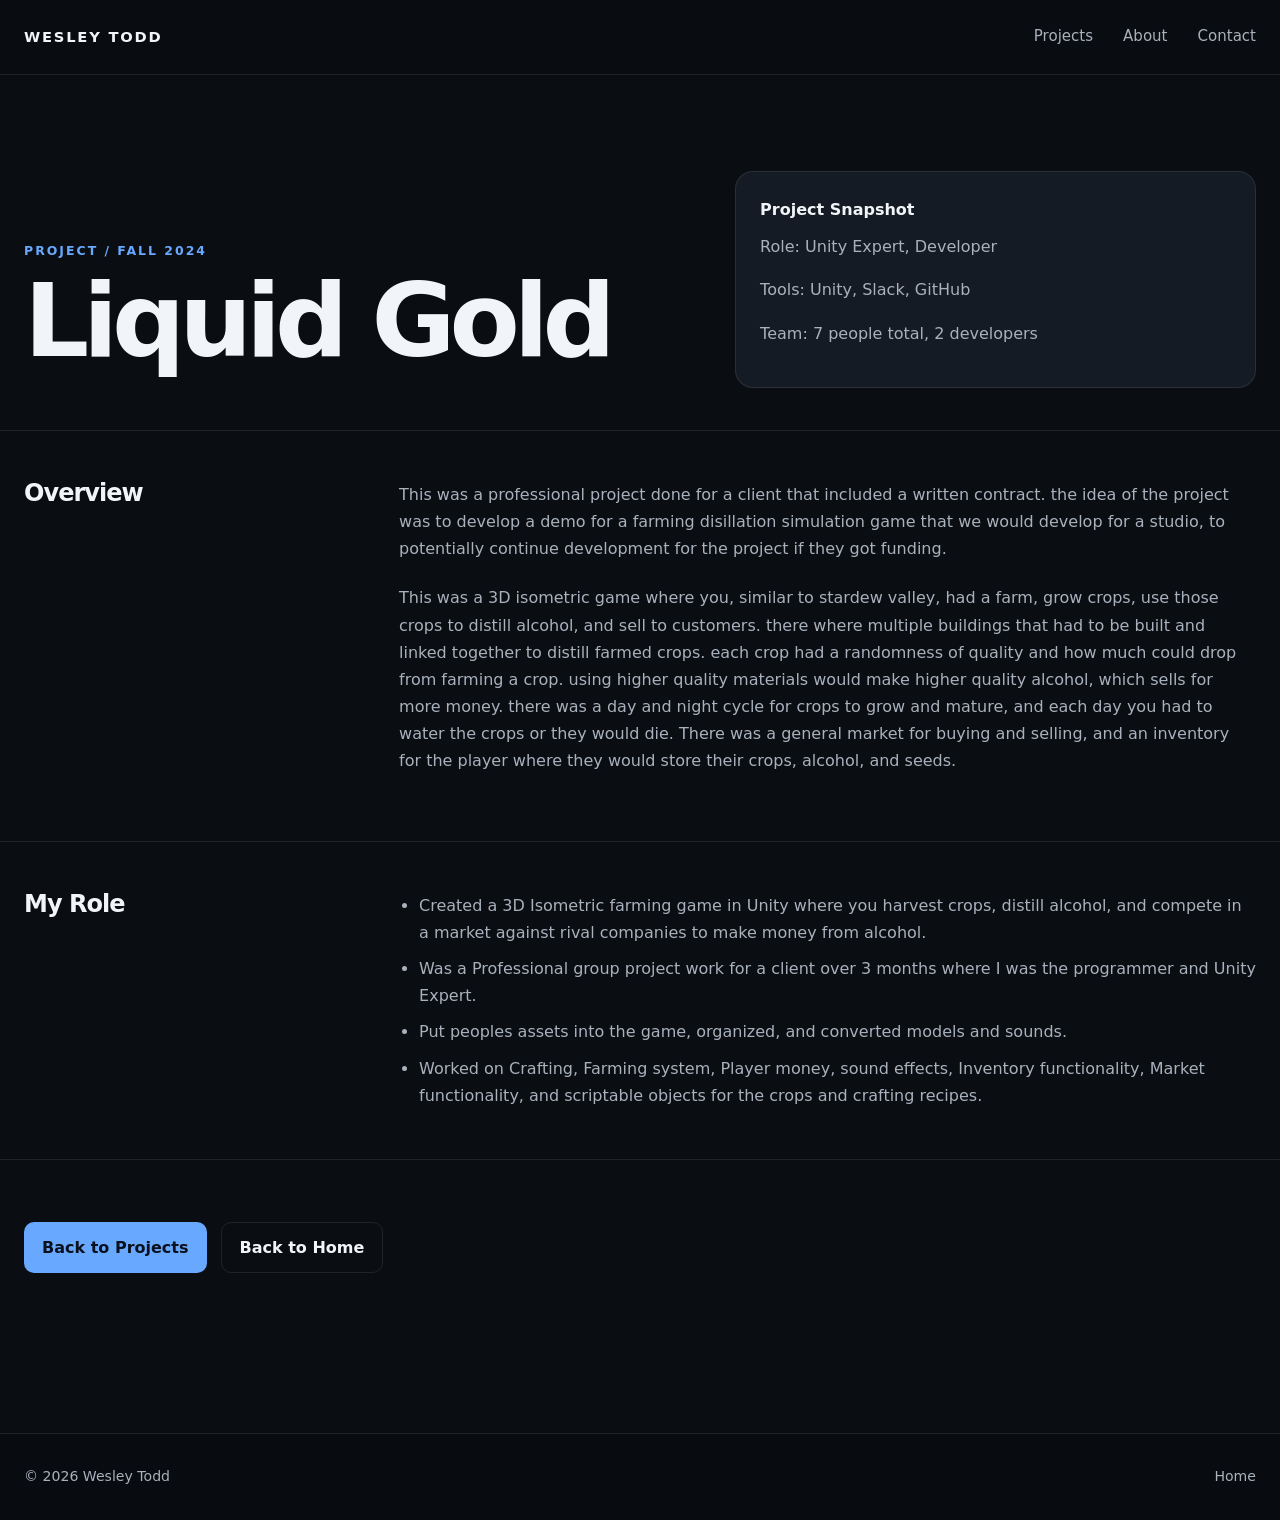
<file: projects/liquid-gold/index.html>
<!DOCTYPE html>
<html lang="en">
<head>
  <meta charset="UTF-8" />
  <meta name="viewport" content="width=device-width, initial-scale=1.0" />
  <meta name="description" content="Project detail page" />
  <title>Liquid Gold | Wesley Todd</title>
  <link rel="stylesheet" href="../../css/style.css" />
</head>
<body>
  <!-- ==================== SITE HEADER ==================== -->
  <header class="site-header">
    <div class="container nav-wrap">
      <a class="brand" href="../../index.html">WESLEY TODD</a>

      <button class="menu-toggle" type="button" aria-expanded="false" aria-controls="site-nav">
        <span></span><span></span><span></span>
        <span class="sr-only">Toggle navigation</span>
      </button>

      <nav class="site-nav" id="site-nav" aria-label="Project navigation">
        <a href="../../index.html#projects">Projects</a>
        <a href="../../index.html#about">About</a>
        <a href="../../index.html#contact">Contact</a>
      </nav>
    </div>
  </header>

  <main class="project-page-main">
    <!-- ==================== PROJECT INTRO ==================== -->
    <section class="project-hero">
      <div class="container project-hero-grid">
        <div>
          <p class="section-kicker">PROJECT / FALL 2024</p>
          <h1>Liquid Gold</h1>
        </div>

        <aside class="project-side-note">
          <strong>Project Snapshot</strong>
          <p>Role: Unity Expert, Developer</p>
          <p>Tools: Unity, Slack, GitHub</p>
          <p>Team: 7 people total, 2 developers</p>
        </aside>
      </div>
    </section>

    <!-- ==================== PROJECT OVERVIEW ==================== -->
    <section class="detail-section">
      <div class="container detail-grid">
        <h2>Overview</h2>
        <div class="detail-copy">
          <p>This was a professional project done for a client that included a written contract. the idea of the project was to develop a demo for a farming disillation simulation game that we would develop for a studio, to potentially continue development for the project if they got funding.</p>
          <p>This was a 3D isometric game where you, similar to stardew valley, had a farm, grow crops, use those crops to distill alcohol, and sell to customers. there where multiple buildings that had to be built and linked together to distill farmed crops. each crop had a randomness of quality and how much could drop from farming a crop. using higher quality materials would make higher quality alcohol, which sells for more money. there was a day and night cycle for crops to grow and mature, and each day you had to water the crops or they would die. There was a general market for buying and selling, and an inventory for the player where they would store their crops, alcohol, and seeds. </p>
        </div>
      </div>
    </section>

    <!-- ==================== YOUR ROLE ==================== -->
    <section class="detail-section">
      <div class="container detail-grid">
        <h2>My Role</h2>
        <div class="detail-copy">
          <ul>
            <li>Created a 3D Isometric farming game in Unity where you harvest crops, distill alcohol, and compete in a market against rival companies to make money from alcohol.</li>
            <li>Was a Professional group project work for a client over 3 months where I was the programmer and Unity Expert.</li>
            <li>Put peoples assets into the game, organized, and converted models and sounds.</li>
            <li>Worked on Crafting, Farming system, Player money, sound effects, Inventory functionality, Market functionality, and scriptable objects for the crops and crafting recipes.</li>
          </ul>
        </div>
      </div>
    </section>


    <!-- ==================== PROJECT NAVIGATION ==================== -->
    <section class="detail-section">
      <div class="container">
        <div class="detail-buttons">
          <a class="button button-primary" href="../../index.html#projects">Back to Projects</a>
          <a class="button button-secondary" href="../../index.html">Back to Home</a>
        </div>
      </div>
    </section>
  </main>

  <!-- ==================== FOOTER ==================== -->
  <footer class="site-footer">
    <div class="container footer-wrap">
      <p>© <span data-current-year></span> Wesley Todd</p>
      <a href="../../index.html">Home</a>
    </div>
  </footer>

  <script src="../../js/main.js"></script>
</body>
</html>
</file>
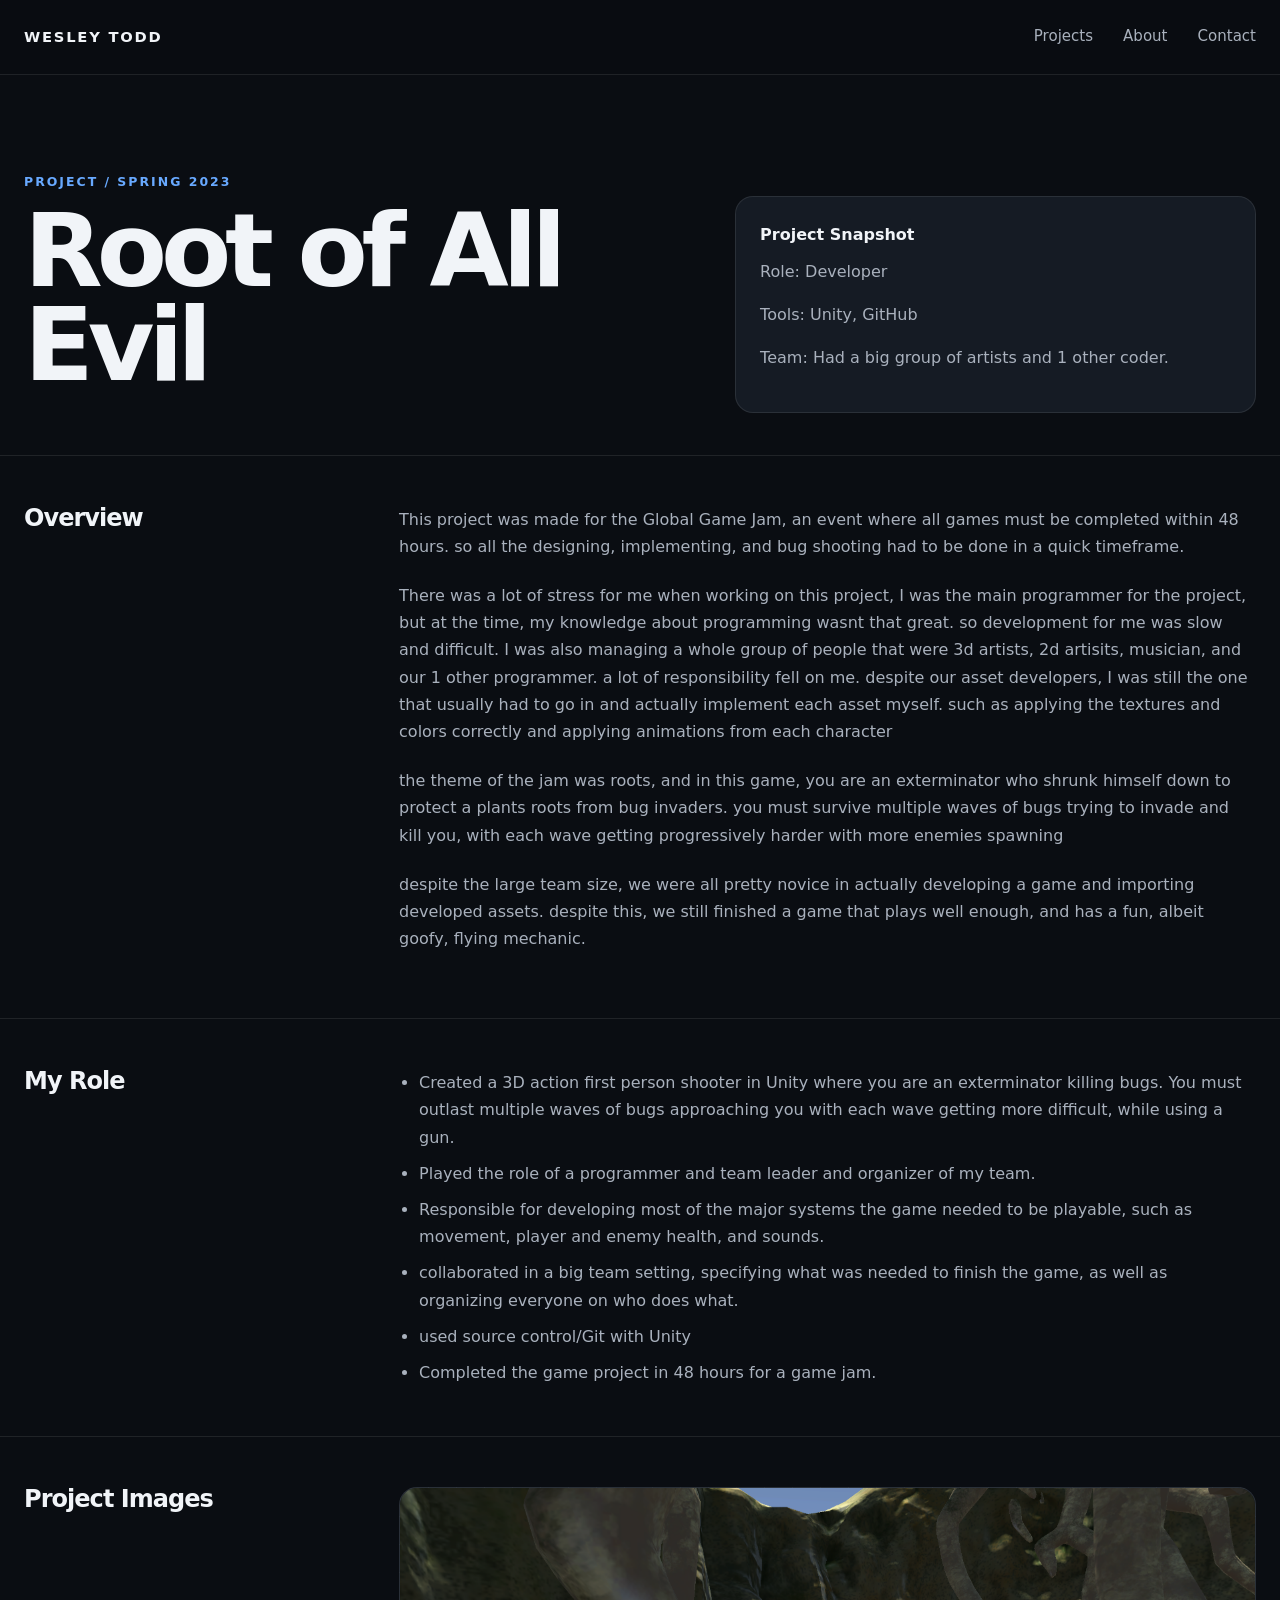
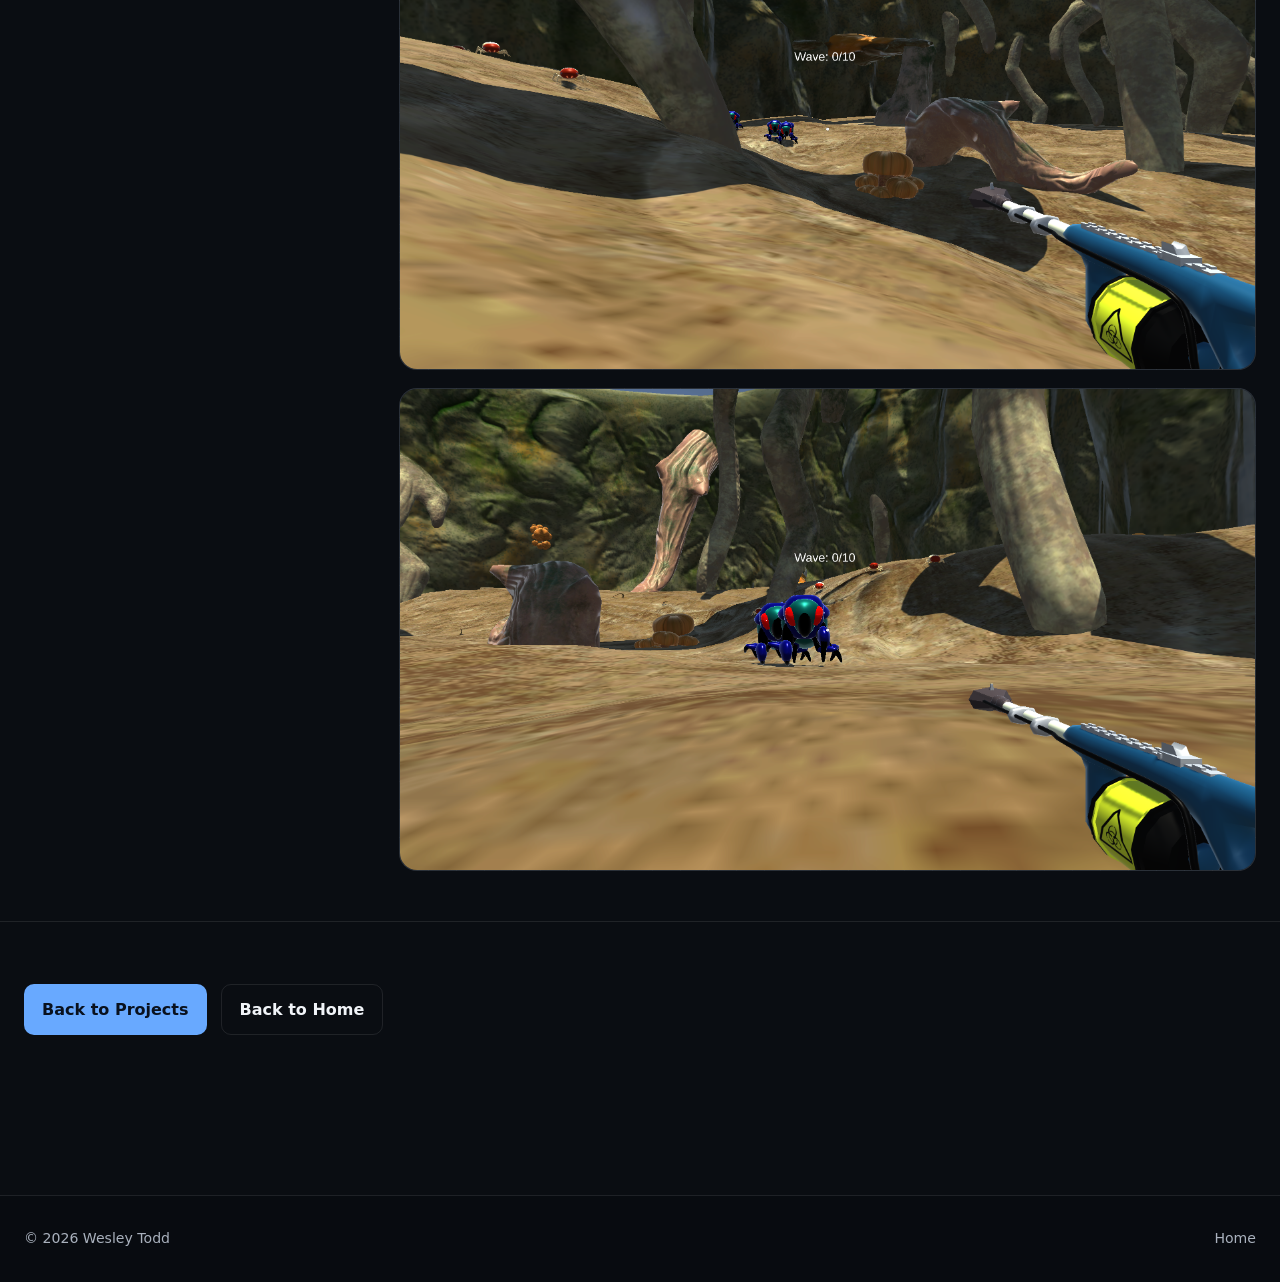
<file: projects/root-of-all-evil/index.html>
<!DOCTYPE html>
<html lang="en">
<head>
  <meta charset="UTF-8" />
  <meta name="viewport" content="width=device-width, initial-scale=1.0" />
  <meta name="description" content="Project detail page" />
  <title>Root of All Evil | Wesley Todd</title>
  <link rel="stylesheet" href="../../css/style.css" />
</head>
<body>
  <!-- ==================== SITE HEADER ==================== -->
  <header class="site-header">
    <div class="container nav-wrap">
      <a class="brand" href="../../index.html">WESLEY TODD</a>

      <button class="menu-toggle" type="button" aria-expanded="false" aria-controls="site-nav">
        <span></span><span></span><span></span>
        <span class="sr-only">Toggle navigation</span>
      </button>

      <nav class="site-nav" id="site-nav" aria-label="Project navigation">
        <a href="../../index.html#projects">Projects</a>
        <a href="../../index.html#about">About</a>
        <a href="../../index.html#contact">Contact</a>
      </nav>
    </div>
  </header>

  <main class="project-page-main">
    <!-- ==================== PROJECT INTRO ==================== -->
    <section class="project-hero">
      <div class="container project-hero-grid">
        <div>
          <p class="section-kicker">PROJECT / SPRING 2023</p>
          <h1>Root of All Evil</h1>
        </div>

        <aside class="project-side-note">
          <strong>Project Snapshot</strong>
          <p>Role: Developer</p>
          <p>Tools: Unity, GitHub</p>
          <p>Team: Had a big group of artists and 1 other coder.</p>
        </aside>
      </div>
    </section>

    <!-- ==================== PROJECT OVERVIEW ==================== -->
    <section class="detail-section">
      <div class="container detail-grid">
        <h2>Overview</h2>
        <div class="detail-copy">
          <p>This project was made for the Global Game Jam, an event where all games must be completed within 48 hours. so all the designing, implementing, and bug shooting had to be done in a quick timeframe.</p>
          <p>There was a lot of stress for me when working on this project, I was the main programmer for the project, but at the time, my knowledge about programming wasnt that great. so development for me was slow and difficult. I was also managing a whole group of people that were 3d artists, 2d artisits, musician, and our 1 other programmer. a lot of responsibility fell on me. despite our asset developers, I was still the one that usually had to go in and actually implement each asset myself. such as applying the textures and colors correctly and applying animations from each character</p>
          <p>the theme of the jam was roots, and in this game, you are an exterminator who shrunk himself down to protect a plants roots from bug invaders. you must survive multiple waves of bugs trying to invade and kill you, with each wave getting progressively harder with more enemies spawning</p>
          <p>despite the large team size, we were all pretty novice in actually developing a game and importing developed assets. despite this, we still finished a game that plays well enough, and has a fun, albeit goofy, flying mechanic.</p>
        </div>
      </div>
    </section>

    <!-- ==================== YOUR ROLE ==================== -->
    <section class="detail-section">
      <div class="container detail-grid">
        <h2>My Role</h2>
        <div class="detail-copy">
          <ul>
            <li>Created a 3D action first person shooter in Unity where you are an exterminator killing bugs. You must outlast multiple waves of bugs approaching you with each wave getting more difficult, while using a gun.</li>
            <li>Played the role of a programmer and team leader and organizer of my team.</li>
            <li>Responsible for developing most of the major systems the game needed to be playable, such as movement, player and enemy health, and sounds.</li>
            <li>collaborated in a big team setting, specifying what was needed to finish the game, as well as organizing everyone on who does what.</li>
            <li>used source control/Git with Unity</li>
            <li>Completed the game project in 48 hours for a game jam.</li>
          </ul>
        </div>
      </div>
    </section>

    <!-- ==================== PROJECT IMAGES ==================== -->
    <section class="detail-section">
      <div class="container">
        <div class="detail-grid">
          <h2>Project Images</h2>
          <div class="gallery-grid">
            <div class="gallery-item">
              <img src="../../assets/images/roots1.png">
            </div>
            <div class="gallery-item-long">
              <img src="../../assets/images/roots2.png">
            </div>
          </div>
        </div>
      </div>
    </section>

    <!-- ==================== PROJECT NAVIGATION ==================== -->
    <section class="detail-section">
      <div class="container">
        <div class="detail-buttons">
          <a class="button button-primary" href="../../index.html#projects">Back to Projects</a>
          <a class="button button-secondary" href="../../index.html">Back to Home</a>
        </div>
      </div>
    </section>
  </main>

  <!-- ==================== FOOTER ==================== -->
  <footer class="site-footer">
    <div class="container footer-wrap">
      <p>© <span data-current-year></span> Wesley Todd</p>
      <a href="../../index.html">Home</a>
    </div>
  </footer>

  <script src="../../js/main.js"></script>
</body>
</html>
</file>
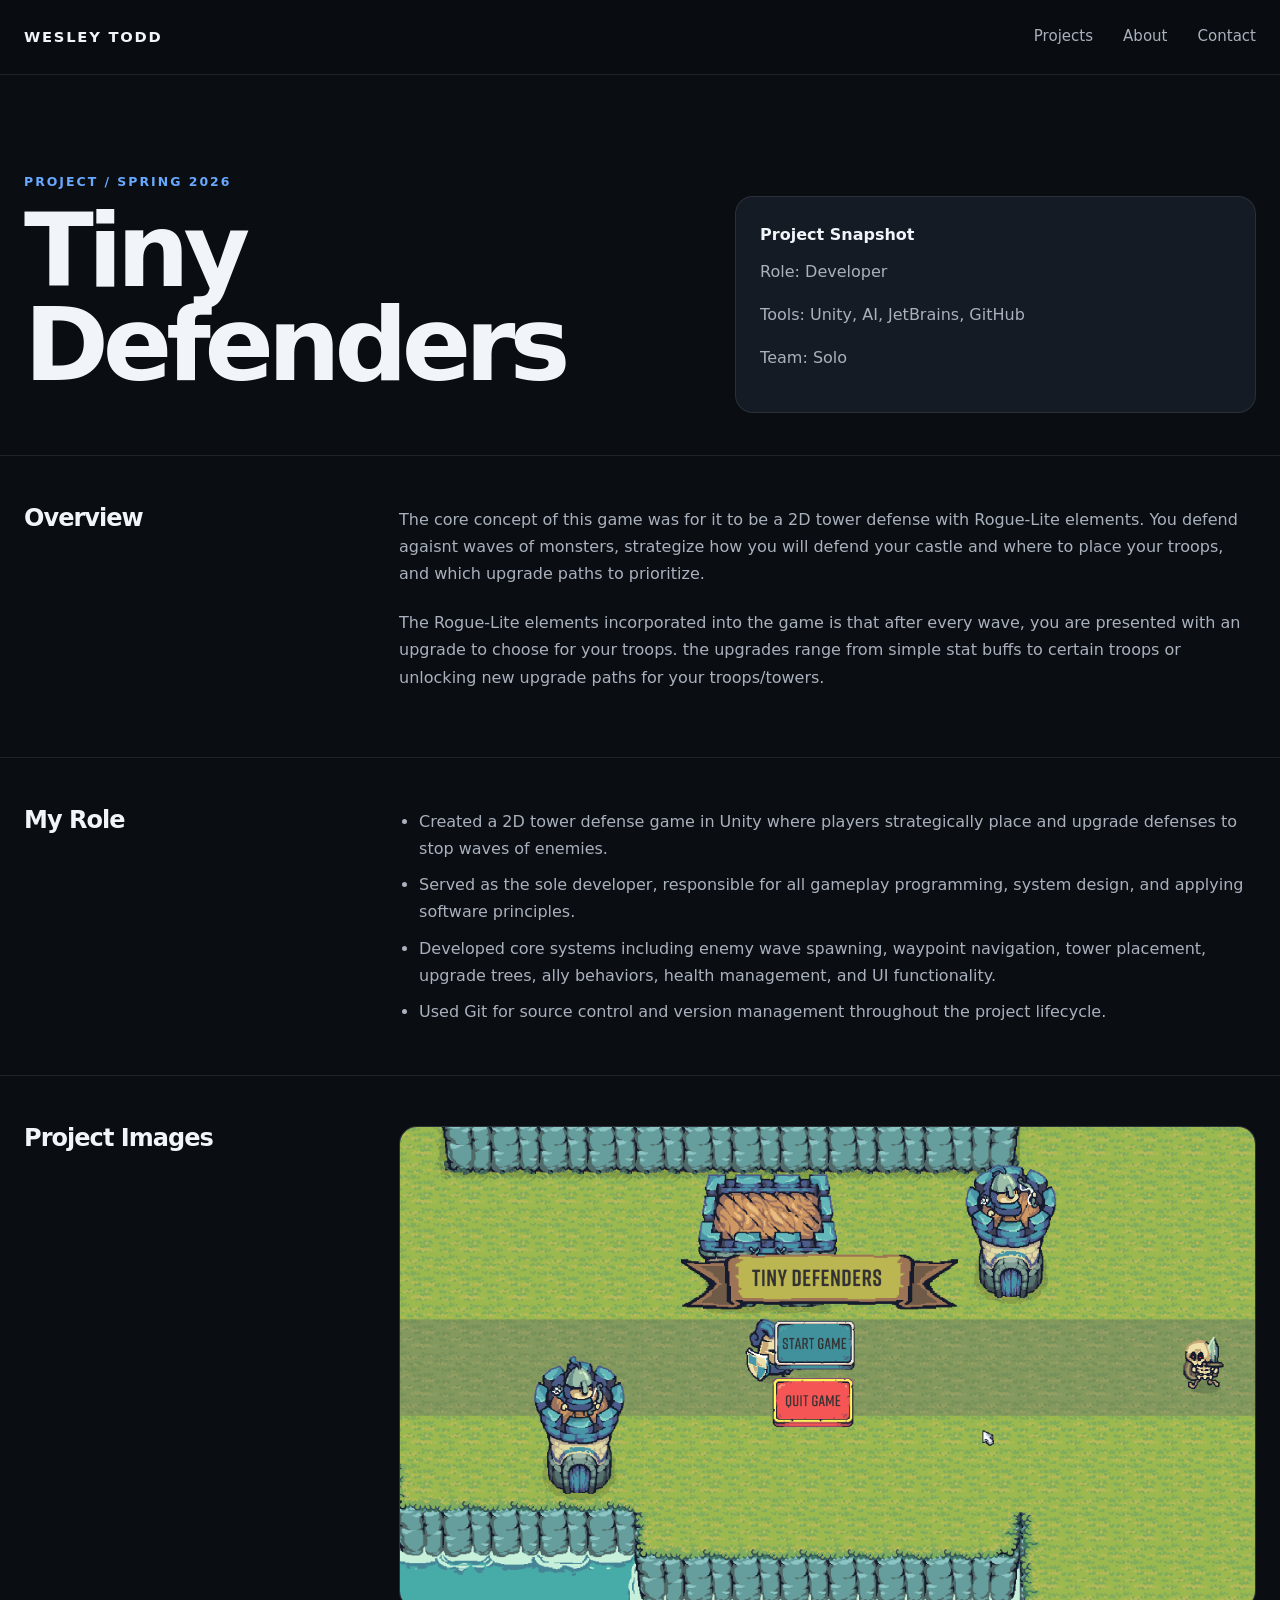
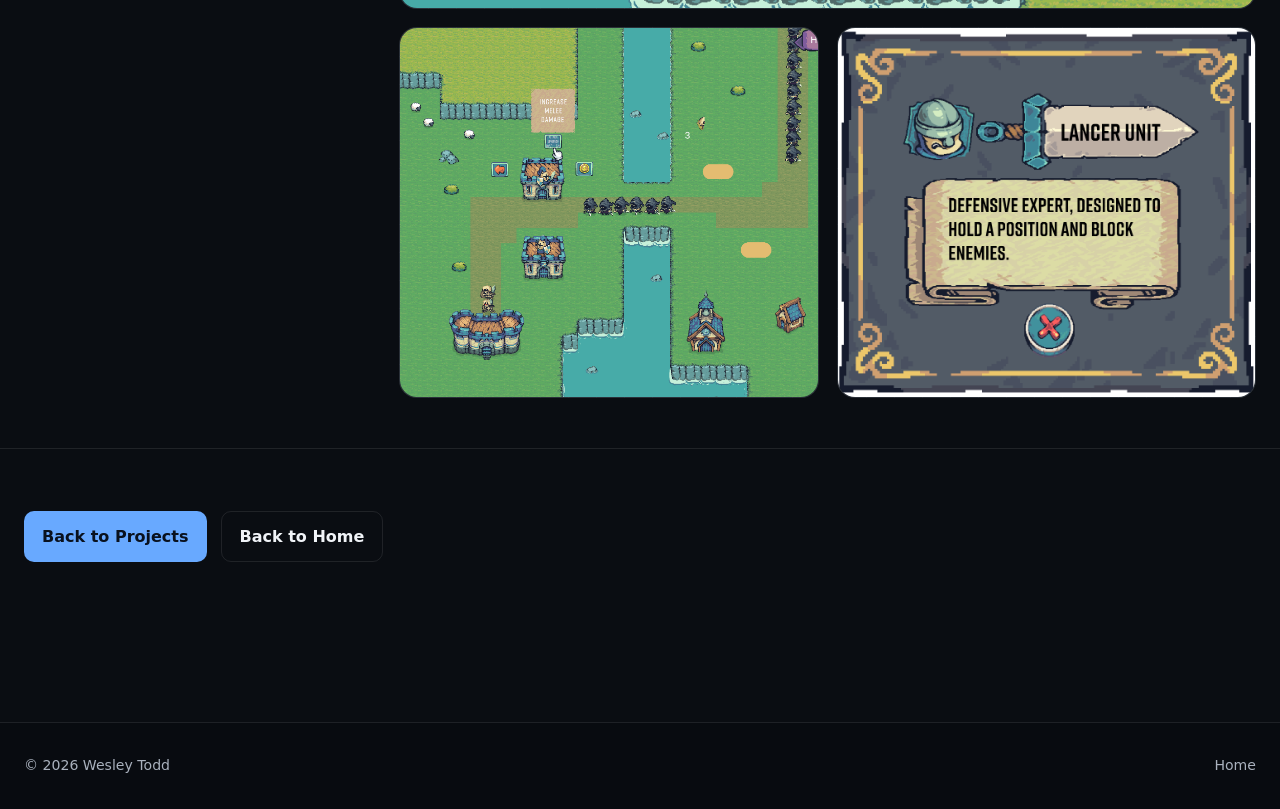
<file: projects/tiny-defenders/index.html>
<!DOCTYPE html>
<html lang="en">
<head>
  <meta charset="UTF-8" />
  <meta name="viewport" content="width=device-width, initial-scale=1.0" />
  <meta name="description" content="Project detail page" />
  <title>Tiny Defenders | Wesley Todd</title>
  <link rel="stylesheet" href="../../css/style.css" />
</head>
<body>
  <!-- ==================== SITE HEADER ==================== -->
  <header class="site-header">
    <div class="container nav-wrap">
      <a class="brand" href="../../index.html">WESLEY TODD</a>

      <button class="menu-toggle" type="button" aria-expanded="false" aria-controls="site-nav">
        <span></span><span></span><span></span>
        <span class="sr-only">Toggle navigation</span>
      </button>

      <nav class="site-nav" id="site-nav" aria-label="Project navigation">
        <a href="../../index.html#projects">Projects</a>
        <a href="../../index.html#about">About</a>
        <a href="../../index.html#contact">Contact</a>
      </nav>
    </div>
  </header>

  <main class="project-page-main">
    <!-- ==================== PROJECT INTRO ==================== -->
    <section class="project-hero">
      <div class="container project-hero-grid">
        <div>
          <p class="section-kicker">PROJECT / SPRING 2026</p>
          <h1>Tiny Defenders</h1>
        </div>

        <aside class="project-side-note">
          <strong>Project Snapshot</strong>
          <p>Role: Developer</p>
          <p>Tools: Unity, AI, JetBrains, GitHub</p>
          <p>Team: Solo</p>
        </aside>
      </div>
    </section>

    <!-- ==================== PROJECT OVERVIEW ==================== -->
    <section class="detail-section">
      <div class="container detail-grid">
        <h2>Overview</h2>
        <div class="detail-copy">
          <p>The core concept of this game was for it to be a 2D tower defense with Rogue-Lite elements. You defend agaisnt waves of monsters, strategize how you will defend your castle and where to place your troops, and which upgrade paths to prioritize.</p>
          <p>The Rogue-Lite elements incorporated into the game is that after every wave, you are presented with an upgrade to choose for your troops. the upgrades range from simple stat buffs to certain troops or unlocking new upgrade paths for your troops/towers.</p>
        </div>
      </div>
    </section>

    <!-- ==================== YOUR ROLE ==================== -->
    <section class="detail-section">
      <div class="container detail-grid">
        <h2>My Role</h2>
        <div class="detail-copy">
          <ul>
            <li>Created a 2D tower defense game in Unity where players strategically place and upgrade defenses to stop waves of enemies.</li>
            <li>Served as the sole developer, responsible for all gameplay programming, system design, and applying software principles.</li>
            <li>Developed core systems including enemy wave spawning, waypoint navigation, tower placement, upgrade trees, ally behaviors, health management, and UI functionality.</li>
            <li>Used Git for source control and version management throughout the project lifecycle.</li>
          </ul>
        </div>
      </div>
    </section>


    <!-- ==================== PROJECT IMAGES ==================== -->
    <section class="detail-section">
      <div class="container">
        <div class="detail-grid">
          <h2>Project Images</h2>
          <div class="gallery-grid">
            <div class="gallery-item">
              <img src="../../assets/images/tinydefenders_mainmenu.png">
            </div>
            <div class="gallery-item">
              <img src="../../assets/images/tinydefenders1.png">
            </div>
            <div class="gallery-item">
              <img src="../../assets/images/tinydefenders_lancer.png">
            </div>
          </div>
        </div>
      </div>
    </section>


    <!-- ==================== PROJECT NAVIGATION ==================== -->
    <section class="detail-section">
      <div class="container">
        <div class="detail-buttons">
          <a class="button button-primary" href="../../index.html#projects">Back to Projects</a>
          <a class="button button-secondary" href="../../index.html">Back to Home</a>
        </div>
      </div>
    </section>
  </main>

  <!-- ==================== FOOTER ==================== -->
  <footer class="site-footer">
    <div class="container footer-wrap">
      <p>© <span data-current-year></span> Wesley Todd</p>
      <a href="../../index.html">Home</a>
    </div>
  </footer>

  <script src="../../js/main.js"></script>
</body>
</html>
</file>
<file: css/style.css>
/* ==================== DESIGN TOKENS ==================== */
:root {
  --bg: #0a0d12;
  --bg-soft: #11161e;
  --surface: #151b24;
  --surface-2: #1b232e;
  --border: rgba(255, 255, 255, 0.09);
  --text: #f1f4f8;
  --muted: #a9b1bd;
  --accent: #68a9ff;
  --accent-soft: rgba(104, 169, 255, 0.12);
  --max-width: 1240px;
  --radius: 18px;
  --shadow: 0 20px 60px rgba(0, 0, 0, 0.25);
}

/* ==================== BASE ==================== */
* {
  box-sizing: border-box;
}

html {
  scroll-behavior: smooth;
}

body {
  margin: 0;
  background: var(--bg);
  color: var(--text);
  font-family: Inter, ui-sans-serif, system-ui, -apple-system, BlinkMacSystemFont, "Segoe UI", sans-serif;
  line-height: 1.7;
  font-size: 16px;
}

a {
  color: inherit;
  text-decoration: none;
}

img {
  max-width: 100%;
  display: block;
}

button,
a {
  -webkit-tap-highlight-color: transparent;
}

.sr-only {
  position: absolute;
  width: 1px;
  height: 1px;
  padding: 0;
  margin: -1px;
  overflow: hidden;
  clip: rect(0, 0, 0, 0);
  white-space: nowrap;
  border: 0;
}

.container {
  width: min(var(--max-width), calc(100% - 48px));
  margin: 0 auto;
}

.narrow-copy {
  max-width: 870px;
}

.section {
  padding: 110px 0;
}

.section-muted {
  background: var(--bg-soft);
}

.section-dark {
  background: var(--bg-soft);
}

.section-kicker,
.eyebrow,
.project-meta {
  margin: 0 0 12px;
  color: var(--accent);
  font-size: 0.78rem;
  font-weight: 800;
  letter-spacing: 0.16em;
  text-transform: uppercase;
}

h1,
h2,
h3,
p {
  margin-top: 0;
}

h1 {
  margin-bottom: 20px;
  font-size: clamp(3.8rem, 9vw, 7.5rem);
  line-height: 0.92;
  letter-spacing: -0.06em;
}

h2 {
  margin-bottom: 26px;
  font-size: clamp(2.2rem, 4vw, 4rem);
  line-height: 1;
  letter-spacing: -0.04em;
}

h3 {
  margin-bottom: 12px;
  font-size: 1.55rem;
  line-height: 1.2;
}

p {
  color: var(--muted);
}

/* ==================== HEADER ==================== */
.site-header {
  position: sticky;
  top: 0;
  z-index: 1000;
  border-bottom: 1px solid var(--border);
  background: rgba(10, 13, 18, 0.88);
  backdrop-filter: blur(14px);
}

.nav-wrap {
  min-height: 74px;
  display: flex;
  align-items: center;
  justify-content: space-between;
  gap: 28px;
}

.brand {
  font-size: 0.92rem;
  font-weight: 900;
  letter-spacing: 0.12em;
}

.site-nav {
  display: flex;
  align-items: center;
  gap: 30px;
}

.site-nav a {
  color: var(--muted);
  font-size: 0.94rem;
  transition: color 160ms ease;
}

.site-nav a:hover,
.site-nav a:focus-visible {
  color: var(--text);
}

.menu-toggle {
  display: none;
  width: 44px;
  height: 44px;
  padding: 9px;
  border: 1px solid var(--border);
  border-radius: 10px;
  background: transparent;
  cursor: pointer;
}

.menu-toggle span:not(.sr-only) {
  display: block;
  height: 2px;
  margin: 5px 0;
  border-radius: 99px;
  background: var(--text);
}

/* ==================== HERO ==================== */
.hero {
  min-height: calc(100vh - 74px);
  background: var(--bg-soft);
  display: flex;
  align-items: center;
  padding-top: 80px;
}

.hero-grid {
  display: grid;
  grid-template-columns: 1.2fr 0.8fr;
  gap: 80px;
  align-items: center;
}

.hero-copy {
  max-width: 780px;
}

.hero-lead {
  max-width: 690px;
  margin-bottom: 30px;
  font-size: clamp(1.05rem, 1.8vw, 1.25rem);
}

.button-row {
  display: flex;
  flex-wrap: wrap;
  gap: 14px;
}

.button {
  display: inline-flex;
  align-items: center;
  justify-content: center;
  min-height: 48px;
  padding: 11px 18px;
  border-radius: 10px;
  font-weight: 800;
  transition: transform 160ms ease, border-color 160ms ease, background 160ms ease;
}

.button:hover,
.button:focus-visible {
  transform: translateY(-2px);
}

.button-primary {
  color: #09111e;
  background: var(--accent);
}

.button-secondary {
  border: 1px solid var(--border);
  color: var(--text);
  background: transparent;
}

.hero-card {
  min-height: 500px;
  border: 1px solid var(--border);
  border-radius: var(--radius);
  background-image: url("../assets/images/Self_PFP.png");
  background-size: cover;
  background-position: center;
  background-repeat: no-repeat;
  box-shadow: var(--shadow);
  overflow: hidden;
}



/* ==================== SECTION HEADINGS ==================== */
.section-heading {
  display: grid;
  grid-template-columns: 1fr 0.8fr;
  gap: 50px;
  align-items: end;
  margin-bottom: 48px;
}

.section-note {
  max-width: 480px;
  margin-bottom: 6px;
}

/* ==================== PROJECT CARDS ==================== */
.project-grid {
  display: grid;
  grid-template-columns: repeat(2, minmax(0, 1fr));
  gap: 24px;
}

.project-card {
  display: flex;
  flex-direction: column;
  min-height: 500px;
  border: 1px solid var(--border);
  border-radius: var(--radius);
  background: var(--surface);
  overflow: hidden;
  transition: transform 180ms ease, border-color 180ms ease, box-shadow 180ms ease;
}

.project-card:hover,
.project-card:focus-visible {
  transform: translateY(-5px);
  border-color: rgba(104, 169, 255, 0.28);
  box-shadow: var(--shadow);
}

.project-card-media {
  min-height: 260px;
  display: grid;
  place-items: center;
  border-bottom: 1px solid var(--border);
  background-size: cover;
  position: relative;
  overflow: hidden;
}

.project-card-media::after {
  content: "";
  position: absolute;
  inset: 0;
  background: linear-gradient(180deg, transparent, rgba(4, 7, 11, 0.5));
}

.project-card-media span {
  position: relative;
  z-index: 1;
  padding: 8px 12px;
  border: 1px solid rgba(255,255,255,0.14);
  border-radius: 8px;
  background: rgba(8, 11, 16, 0.68);
  color: #e7edf5;
  font-size: 0.72rem;
  font-weight: 800;
  letter-spacing: 0.12em;
}

.project-media-1 { background-image: url("../assets/images/tinydefenders_mainmenu.png");}
.project-media-2 { background-image: url("../assets/images/hugginface.png");}
.project-media-3 { background: radial-gradient(circle at 20% 70%, rgba(255,128,111,0.2), transparent 38%), linear-gradient(135deg, #281513, #0c1017); }
.project-media-4 { background-image: url("../assets/images/taxienginegame.png");}
.project-media-5 { background-image: url("../assets/images/rogue1.png");}
.project-media-6 { background-image: url("../assets/images/image08.jpg"); }

.project-card-body {
  min-height: 240px;
  display: flex;
  flex-direction: column;
  padding: 28px;
}

.project-card-body p:not(.project-meta) {
  max-width: 58ch;
  margin-bottom: 22px;
}

.project-link {
  margin-top: auto;
  color: var(--accent);
  font-weight: 800;
}

/* ==================== CONTACT ==================== */
.contact-grid {
  display: grid;
  grid-template-columns: 1.15fr 0.85fr;
  gap: 50px;
  align-items: center;
}

.contact-grid p {
  max-width: 60ch;
}

.contact-card {
  display: grid;
  gap: 14px;
  padding: 28px;
  border: 1px solid var(--border);
  border-radius: var(--radius);
  background: var(--surface);
}

.contact-card a {
  padding: 8px 0;
  color: var(--text);
  border-bottom: 1px solid var(--border);
}

.contact-card a:hover,
.contact-card a:focus-visible {
  color: var(--accent);
}

.contact-card .back-link {
  border-bottom: 0;
  color: var(--muted);
}

/* ==================== FOOTER ==================== */
.site-footer {
  border-top: 1px solid var(--border);
  background: #080b10;
}

.footer-wrap {
  min-height: 86px;
  display: flex;
  align-items: center;
  justify-content: space-between;
  gap: 20px;
}

.footer-wrap p,
.footer-wrap a {
  margin: 0;
  font-size: 0.88rem;
  color: var(--muted);
}

/* ==================== PROJECT DETAIL PAGES ==================== */
.project-page-main {
  padding-bottom: 110px;
}

.project-hero {
  padding: 96px 0 42px;
}

.project-hero-grid {
  display: grid;
  grid-template-columns: 1fr 0.8fr;
  gap: 60px;
  align-items: end;
}

.project-hero h1 {
  max-width: 850px;
  font-size: clamp(3.2rem, 8vw, 6.5rem);
}

.project-intro {
  max-width: 760px;
  margin-bottom: 0;
  font-size: 1.12rem;
}

.project-side-note {
  padding: 24px;
  border: 1px solid var(--border);
  border-radius: var(--radius);
  background: var(--surface);
}

.project-side-note strong {
  display: block;
  margin-bottom: 10px;
  color: var(--text);
}

.detail-section {
  padding: 50px 0;
  border-top: 1px solid var(--border);
}

.detail-grid {
  display: grid;
  grid-template-columns: 0.55fr 1.45fr;
  gap: 50px;
}

.detail-grid h2 {
  margin-bottom: 0;
  font-size: 1.5rem;
}

.detail-copy p + p {
  margin-top: 22px;
}

.detail-copy ul {
  margin: 0;
  padding-left: 20px;
  color: var(--muted);
}

.detail-copy li + li {
  margin-top: 9px;
}

.gallery-grid {
  display: grid;
  grid-template-columns: repeat(12, minmax(0, 1fr));
  gap: 18px;
}

.gallery-item {
  grid-column: span 6;
  min-height: 280px;
  display: grid;
  place-items: center;
  border: 1px solid var(--border);
  border-radius: var(--radius);
  background:
    linear-gradient(rgba(255,255,255,0.03) 1px, transparent 1px),
    linear-gradient(90deg, rgba(255,255,255,0.03) 1px, transparent 1px),
    var(--surface);
  background-size: 28px 28px;
  color: var(--muted);
  font-weight: 800;
  letter-spacing: 0.08em;
  text-transform: uppercase;
  overflow: hidden;
}

.gallery-item img {
  width: 100%;
  height: 100%;
  display: block;
  object-fit: cover;
}

.gallery-item-long{
  grid-column: span 12;
  min-height: 420px;
  min-width: max(100%);
  display: grid;
  place-items: center;
  border: 1px solid var(--border);
  border-radius: var(--radius);
  background:
          linear-gradient(rgba(255,255,255,0.03) 1px, transparent 1px),
          linear-gradient(90deg, rgba(255,255,255,0.03) 1px, transparent 1px),
          var(--surface);
  background-size: 28px 28px;
  color: var(--muted);
  font-weight: 800;
  letter-spacing: 0.08em;
  text-transform: uppercase;
  overflow: hidden;
}

.gallery-item:first-child {
  grid-column: span 12;
  min-height: 420px;
}

.detail-buttons {
  display: flex;
  flex-wrap: wrap;
  gap: 14px;
  padding-top: 12px;
}

/* ==================== RESPONSIVE ==================== */
@media (max-width: 900px) {
  .hero-grid,
  .project-hero-grid,
  .contact-grid,
  .section-heading,
  .detail-grid {
    grid-template-columns: 1fr;
  }

  .hero-card {
    min-height: 360px;
  }

  .project-grid {
    grid-template-columns: 1fr;
  }

  .project-card {
    min-height: 0;
  }

  .section-heading {
    gap: 18px;
  }
}

@media (max-width: 700px) {
  .container {
    width: min(100% - 32px, var(--max-width));
  }

  .section {
    padding: 80px 0;
  }

  .menu-toggle {
    display: block;
  }

  .site-nav {
    position: absolute;
    left: 16px;
    right: 16px;
    top: calc(100% + 10px);
    display: none;
    flex-direction: column;
    align-items: stretch;
    gap: 0;
    padding: 8px;
    border: 1px solid var(--border);
    border-radius: 12px;
    background: rgba(15, 20, 27, 0.98);
    box-shadow: var(--shadow);
  }

  .site-nav.is-open {
    display: flex;
  }

  .site-nav a {
    padding: 13px 12px;
  }

  .hero {
    min-height: auto;
    padding-top: 70px;
  }

  .hero-card {
    min-height: 300px;
  }

  .project-card-media {
    min-height: 210px;
  }

  .gallery-item,
  .gallery-item:first-child {
    grid-column: span 12;
    min-height: 240px;
  }

  .gallery-item:first-child {
    min-height: 300px;
  }

  .footer-wrap {
    flex-direction: column;
    justify-content: center;
    padding: 20px 0;
  }
}

@media (prefers-reduced-motion: reduce) {
  html {
    scroll-behavior: auto;
  }

  *,
  *::before,
  *::after {
    transition-duration: 0.01ms !important;
  }
}
</file>
